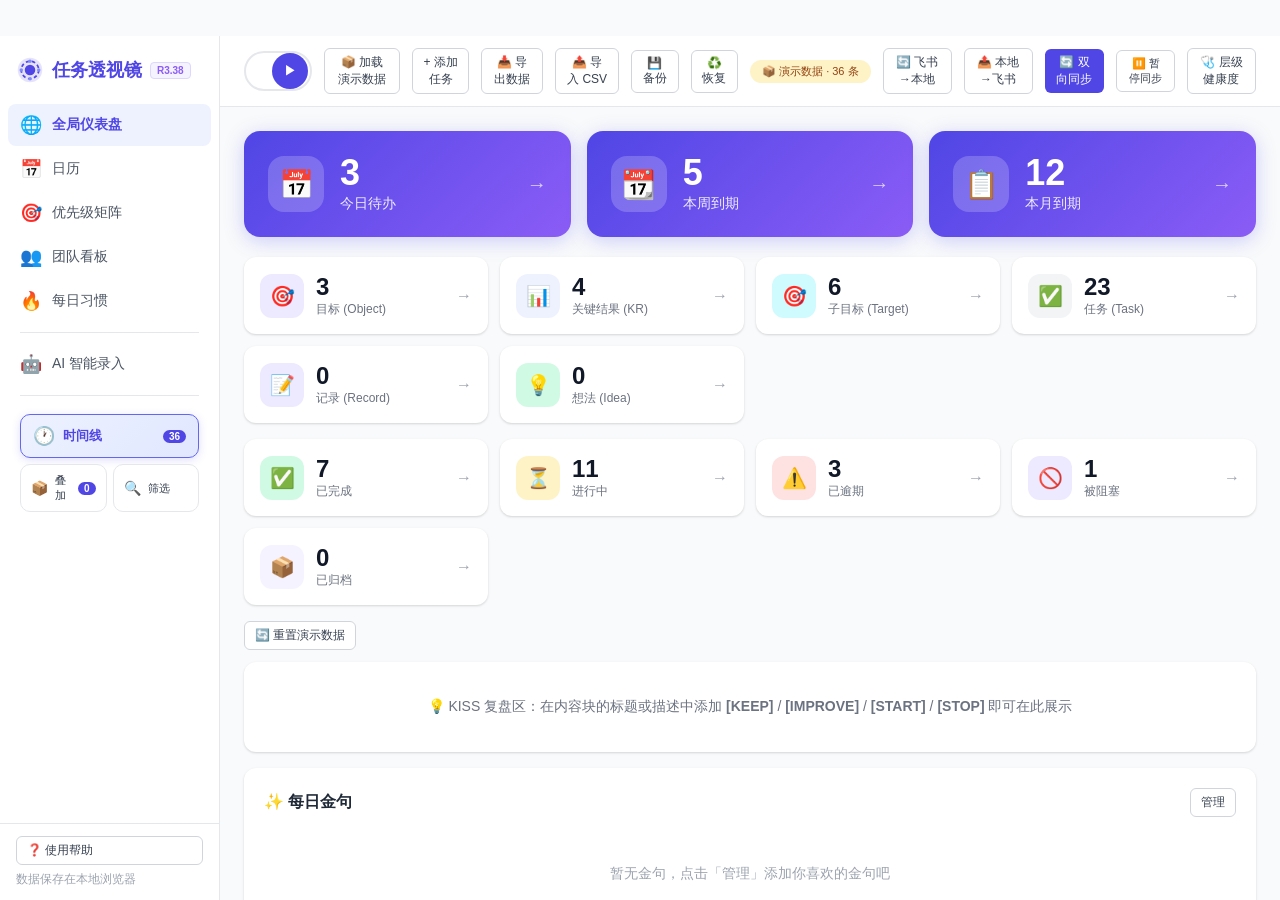
<file: Rev260629_C/index.html>
<!DOCTYPE html>
<html lang="zh-CN">
<head>
<meta charset="UTF-8">
<meta name="viewport" content="width=device-width, initial-scale=1.0">
<title>AI 任务透视镜 — 让项目全局一目了然</title>
<link rel="stylesheet" href="style.css">
</head>

</head>
<body>

<!-- Sidebar -->
<aside class="sidebar">
  <div class="sidebar-header">
    <div class="logo">
      <svg viewBox="0 0 32 32" fill="none"><circle cx="16" cy="16" r="14" fill="#4F46E5" opacity="0.15"/><circle cx="16" cy="16" r="6" fill="#4F46E5"/><circle cx="16" cy="16" r="10" stroke="#4F46E5" stroke-width="2" stroke-dasharray="4 3"/><circle cx="16" cy="6" r="2" fill="#818CF8"/><circle cx="26" cy="16" r="2" fill="#818CF8"/><circle cx="6" cy="16" r="2" fill="#818CF8"/><circle cx="16" cy="26" r="2" fill="#818CF8"/></svg>
      <span>任务透视镜</span>
      <span class="version-badge" id="version-badge" title="点击查看更新记录">R3.38</span>
    </div>
  </div>
  <nav class="sidebar-nav">
    <button class="nav-item active" data-view="dashboard">
      <span class="icon">🌐</span> <span>全局仪表盘</span>
    </button>
    <button class="nav-item" data-view="timeline">
      <span class="icon">📅</span> <span>日历</span>
    </button>
    <button class="nav-item" data-view="matrix">
      <span class="icon">🎯</span> <span>优先级矩阵</span>
    </button>
    <button class="nav-item" data-view="board">
      <span class="icon">👥</span> <span>团队看板</span>
    </button>
    <button class="nav-item" data-view="habits">
      <span class="icon">🔥</span> <span>每日习惯</span>
    </button>
    <div class="nav-divider"></div>
    <button class="nav-item" id="btn-ai-input">
      <span class="icon">🤖</span> <span>AI 智能录入</span>
    </button>
    <div class="nav-divider"></div>
    <div class="quick-actions">
      <button class="quick-action-btn qa-timeline-feature" id="qa-timeline-tl" onclick="quickFilter('timelineTable')" title="时间线表格视图：全部内容块按时间排列（快捷键 2）">
        <span class="qa-icon">🕐</span>
        <span class="qa-text">时间线</span>
        <span class="qa-badge" id="badge-timeline-tl">0</span>
      </button>
      <div class="quick-action-row">
        <button class="quick-action-btn quick-action-half" id="qa-archive-overlay" onclick="quickFilter('archiveOverlay')">
          <span class="qa-icon">📦</span>
          <span class="qa-text">叠加</span>
          <span class="qa-badge" id="badge-archive-overlay">0</span>
        </button>
        <button class="quick-action-btn quick-action-half" id="qa-archive-filter" onclick="quickFilter('archiveFilter')">
          <span class="qa-icon">🔍</span>
          <span class="qa-text">筛选</span>
        </button>
      </div>
    </div>
  </nav>
  <div class="sidebar-footer">
    <button class="btn btn-outline btn-sm" id="btn-help" style="width:100%;margin-bottom:6px;" title="查看使用帮助与快捷键">❓ 使用帮助</button>
    <div>数据保存在本地浏览器</div>
  </div>
</aside>

<!-- Main Content -->
<main class="main">
  <!-- Top Bar -->
  <div class="topbar">
    <div class="ai-input-wrapper">
      <input type="text" class="ai-input" id="quick-ai-input" placeholder="🤖 快速输入：描述你的任务，AI 帮你结构化...（如：下周五前完成Q2汇报PPT，需要先收集各部门数据）">
      <button class="ai-submit" id="btn-quick-ai" title="AI 解析">▶</button>
    </div>
    <button class="btn btn-outline btn-sm" id="btn-load-demo">📦 加载演示数据</button>
    <button class="btn btn-outline btn-sm" id="btn-add-task">+ 添加任务</button>
    <button class="btn btn-outline btn-sm" id="btn-export-csv" title="导出为 CSV 和 TXT 文件保存到本地">📥 导出数据</button>
    <button class="btn btn-outline btn-sm" id="btn-import-csv" title="从本地 CSV 文件导入数据">📤 导入 CSV</button>
    <button class="btn btn-outline btn-sm" id="btn-backup-json" title="导出完整 JSON 备份（任务/习惯/金句/高亮/颜色）">💾 备份</button>
    <button class="btn btn-outline btn-sm" id="btn-restore-json" title="从 JSON 备份文件恢复全部数据（会覆盖当前数据）">♻️ 恢复</button>
    <span class="data-source-badge" id="data-source-badge" title="当前数据来源">📦 演示数据 · 26 条</span>
    <button class="btn btn-outline btn-sm" id="btn-feishu-pull" title="从飞书多维表格拉取数据到本地" onclick="try{syncPullFromFeishu();}catch(e){console.error('pull btn error:',e);alert('同步出错:'+e.message);}">🔄 飞书→本地</button>
    <button class="btn btn-outline btn-sm" id="btn-feishu-push" title="将本地数据推送到飞书多维表格&#10;按住 Shift 点击 = 全量推送（忽略增量跳过）" onclick="try{syncPushToFeishu();}catch(e){console.error('push btn error:',e);alert('同步出错:'+e.message);}">📤 本地→飞书</button>
    <button class="btn btn-primary btn-sm" id="btn-sync-diff" title="双向同步：对比本地与飞书差异，一键同步" onclick="try{showSyncDiff();}catch(e){console.error('sync diff error:',e);alert('同步出错:'+e.message);}">🔄 双向同步</button>
    <button class="btn btn-outline btn-sm" id="btn-sync-pause" title="暂停/恢复同步功能" onclick="toggleSyncPause()" style="font-size:11px;">⏸️ 暂停同步</button>
    <button class="btn btn-outline btn-sm btn-health" id="btn-health-check" title="检查层级与数据完整性问题" onclick="try{showHealthCheck();}catch(e){console.error('health check error:',e);alert('检查出错:'+e.message);}">🩺 层级健康度<span class="health-badge" id="health-badge" style="display:none;">0</span></button>
    <div id="sync-progress" class="sync-progress" style="display:none;">
      <div class="progress-header">
        <span id="progress-status">准备中...</span>
        <button id="progress-close" class="progress-close-btn" onclick="closeProgress()">×</button>
      </div>
      <div class="progress-bar-container">
        <div id="progress-bar" class="progress-bar" style="width:0%"></div>
      </div>
      <div id="progress-message" class="progress-message"></div>
      <div id="progress-logs" class="progress-logs"></div>
    </div>
    <div class="toast-container" id="toast-container"></div>
  </div>

  <!-- Content Area -->
  <div class="content" id="content">
    <!-- Dashboard View -->
    <div class="view-panel active" id="view-dashboard"></div>
    <!-- Timeline View -->
    <div class="view-panel" id="view-timeline"></div>
    <!-- Matrix View -->
    <div class="view-panel" id="view-matrix"></div>
    <!-- Board View -->
    <div class="view-panel" id="view-board"></div>
    <!-- Timeline Table View (all tasks sorted by timestamp desc, exclude archived) -->
    <div class="view-panel" id="view-timeline-table"></div>
    <!-- Habits View -->
    <div class="view-panel" id="view-habits"></div>
    <!-- Files View -->
    <div class="view-panel" id="view-files"></div>
  </div>
</main>

<!-- AI Input Modal -->
<div class="modal-overlay" id="modal-ai" style="display:none;">
  <div class="modal fade-in">
    <div class="modal-header">
      <h3>🤖 AI 智能任务录入</h3>
      <button class="modal-close" id="btn-modal-close">✕</button>
    </div>
    <div class="modal-body">
      <p style="font-size:14px;color:var(--gray-600);margin-bottom:12px;">粘贴你的零散备忘、聊天记录或会议笔记，AI 会自动提取任务、截止日期和依赖关系。</p>
      <textarea id="ai-textarea" placeholder="示例：
1. 下周五前完成Q2业务汇报PPT - 很紧急
2. 汇报前需要先收齐各部门的Q2数据
3. 约王总讨论预算调整方案，不着急
4. 技术方案评审，有三个方案需要对比选择
5. 月度复盘会议纪要整理，这周五完成"></textarea>
      <div class="hint-text">
        💡 AI 会自动识别：时间（截止日期）、优先级（紧急/重要）、依赖关系（需要先...）、分支（方案A/B/C）
      </div>
    </div>
    <div class="modal-footer">
      <button class="btn btn-outline" id="btn-modal-clear">清空</button>
      <button class="btn btn-outline" id="btn-modal-demo">填入示例</button>
      <button class="btn btn-primary" id="btn-modal-parse">✨ AI 智能解析</button>
    </div>
  </div>
</div>

<!-- Add Task Modal -->
<div class="modal-overlay" id="modal-task" style="display:none;">
  <div class="modal modal--task-edit">
    <div class="modal-header">
      <h3 id="modal-task-title">📝 添加任务</h3>
      <button class="modal-close" id="btn-task-close">✕</button>
    </div>
    <div class="modal-breadcrumb" id="modal-breadcrumb" style="display:none;"></div>
    <div class="modal-task-layout">
      <!-- 左侧表单 -->
      <div class="modal-task-form">
        <!-- 分组1: 基本信息 (默认展开) -->
        <div class="task-group open">
          <div class="task-group-header" onclick="this.parentElement.classList.toggle('open')">
            <span class="arrow">▶</span> 基本信息
          </div>
          <div class="task-group-body">
            <div class="form-row full">
              <div class="form-field form-field-full">
                <input type="text" id="task-title" placeholder="任务标题" oninput="updateTaskPreview()">
              </div>
            </div>
            <div class="form-row full">
              <div class="form-field">
                <label>层级类型</label>
                <select id="task-type" onchange="onTypeChange();updateTaskPreview()">
                  <option value="object">🎯 目标 (Object)</option>
                  <option value="kr">📊 关键结果 (KR)</option>
                  <option value="target">🎯 子目标 (Target)</option>
                  <option value="task" selected>✅ 任务 (Task)</option>
                  <option value="record">📝 记录 (Record)</option>
                  <option value="schedule">📅 日程 (Schedule)</option>
                  <option value="idea">💡 想法 (Idea)</option>
                </select>
              </div>
            </div>
            <div class="form-row full">
              <div class="form-field form-field-full">
                <label>所属上级</label>
                <div class="parent-row">
                  <div class="parent-selector" id="parent-selector">
                    <div class="parent-chips" id="parent-chips">
                      <input type="text" class="parent-search-input" id="parent-search" placeholder="🔍 搜索上级任务..." autocomplete="off">
                    </div>
                    <div class="parent-dropdown" id="parent-dropdown"></div>
                  </div>
                  <input type="hidden" id="task-parent" value="">
                  <button type="button" class="btn btn-outline btn-sm btn-quick-parent" onclick="quickCreateParent()" title="快速新建一个上级">➕ 新建</button>
                </div>
              </div>
            </div>
            <div class="form-row">
              <div class="form-field">
                <label>优先级</label>
                <select id="task-priority">
                  <option value="重要紧急">重要紧急</option>
                  <option value="重要不紧急">重要不紧急</option>
                  <option value="紧急不重要" selected>紧急不重要</option>
                  <option value="不紧急不重要">不紧急不重要</option>
                </select>
              </div>
              <div class="form-field">
                <label>状态</label>
                <select id="task-status">
                  <option value="todo">待办</option>
                  <option value="preparing">准备中</option>
                  <option value="progress">进行中</option>
                  <option value="done">已完成</option>
                  <option value="blocked">阻塞</option>
                  <option value="cancel">已取消</option>
                  <option value="archived">已归档</option>
                </select>
              </div>
            </div>
            <div class="form-row full">
              <div class="form-field form-field-full">
                <label>进度 (%)</label>
                <div class="progress-row">
                  <input type="range" id="task-progress-slider" min="0" max="100" value="0" oninput="document.getElementById('task-progress').value=this.value;updateTaskPreview()">
                  <input type="number" id="task-progress" min="0" max="100" value="0" oninput="document.getElementById('task-progress-slider').value=this.value;updateTaskPreview()">
                </div>
              </div>
            </div>
            <div class="form-row">
              <div class="form-field">
                <label>时间戳（创建）</label>
                <input type="text" id="task-timestamp" readonly style="background:var(--gray-50);color:var(--gray-500);font-family:monospace;font-size:14px;letter-spacing:0.5px;">
              </div>
              <div class="form-field">
                <label>完成时间</label>
                <input type="text" id="task-completedat" readonly style="background:var(--gray-50);color:var(--gray-500);font-family:monospace;font-size:14px;letter-spacing:0.5px;" placeholder="未完成">
              </div>
            </div>
          </div>
        </div>

        <!-- 分组2: 时间依赖 (默认展开) -->
        <div class="task-group open task-group-time">
          <div class="task-group-header" onclick="this.parentElement.classList.toggle('open')">
            <span class="arrow">▶</span> 时间与依赖
          </div>
          <div class="task-group-body">
            <div class="form-row">
              <div class="form-field">
                <label>截止日期</label>
                <input type="date" id="task-deadline" onchange="syncRecurringDates('deadline')">
              </div>
              <div class="form-field">
                <label>开始时间</label>
                <input type="date" id="task-startdate" onchange="syncRecurringDates('startDate')">
              </div>
            </div>
            <div id="recurring-batch-bar" class="recurring-batch-bar" style="display:none;"></div>
            <div class="form-row full" id="recurring-toggle-row">
              <div class="form-field form-field-full" style="display:flex;align-items:center;gap:8px;">
                <input type="checkbox" id="task-recurring" onchange="toggleRecurringUI()">
                <label for="task-recurring" style="margin:0;cursor:pointer;font-weight:600;">🔁 周期任务（开始=截止，多次日期）</label>
              </div>
            </div>
            <div id="recurring-panel" style="display:none;">
              <div class="form-row full">
                <div class="form-field form-field-full">
                  <label>重复频率（选好后点「按规则生成」才会自动生成日期）</label>
                  <select id="recur-freq" onchange="_syncRecurFreqUI()" style="max-width:140px;">
                    <option value="daily">每天</option>
                    <option value="weekly">每周</option>
                    <option value="monthly">每月</option>
                  </select>
                  <span id="recur-weekdays" style="display:none;margin-left:10px;vertical-align:middle;">
                    <label style="font-weight:400;margin-right:4px;">选择星期：</label>
                    <input type="checkbox" class="recur-wd" value="1"><label style="font-weight:400;margin:0 4px 0 2px;">一</label>
                    <input type="checkbox" class="recur-wd" value="2"><label style="font-weight:400;margin:0 4px 0 2px;">二</label>
                    <input type="checkbox" class="recur-wd" value="3"><label style="font-weight:400;margin:0 4px 0 2px;">三</label>
                    <input type="checkbox" class="recur-wd" value="4"><label style="font-weight:400;margin:0 4px 0 2px;">四</label>
                    <input type="checkbox" class="recur-wd" value="5"><label style="font-weight:400;margin:0 4px 0 2px;">五</label>
                    <input type="checkbox" class="recur-wd" value="6"><label style="font-weight:400;margin:0 4px 0 2px;">六</label>
                    <input type="checkbox" class="recur-wd" value="7"><label style="font-weight:400;margin:0 4px 0 2px;">日</label>
                  </span>
                  <span id="recur-dayofmonth" style="display:none;margin-left:10px;vertical-align:middle;">
                    <label style="font-weight:400;margin-right:4px;">每月</label>
                    <select id="recur-dom" style="max-width:80px;">
                      <option value="1">1号</option><option value="2">2号</option><option value="3">3号</option><option value="4">4号</option><option value="5">5号</option><option value="6">6号</option><option value="7">7号</option><option value="8">8号</option><option value="9">9号</option><option value="10">10号</option><option value="11">11号</option><option value="12">12号</option><option value="13">13号</option><option value="14">14号</option><option value="15">15号</option><option value="16">16号</option><option value="17">17号</option><option value="18">18号</option><option value="19">19号</option><option value="20">20号</option><option value="21">21号</option><option value="22">22号</option><option value="23">23号</option><option value="24">24号</option><option value="25">25号</option><option value="26">26号</option><option value="27">27号</option><option value="28">28号</option><option value="29">29号</option><option value="30">30号</option><option value="31">31号</option>
                    </select>
                  </span>
                  <button type="button" class="btn btn-outline btn-sm" onclick="_applyRecurRule()" title="按当前频率规则自动勾选日期（仍可在日历上手动增删）">⚡ 按规则生成</button>
                </div>
              </div>
              <div class="form-row full">
                <div class="form-field form-field-full">
                  <label>📆 点选日期（点击日历勾选/取消，紫色=规则生成，浅色=手动添加）</label>
                  <div id="recur-minical"></div>
                  <div id="recur-chips"></div>
                </div>
              </div>
            </div>
            <div class="form-row full">
              <div class="form-field form-field-full">
                <label>依赖任务（前置任务，可搜索添加，点击 × 移除）</label>
                <div class="dep-selector" id="dep-selector">
                  <div class="dep-chips" id="dep-chips">
                    <input type="text" class="dep-search-input" id="dep-search" placeholder="🔍 搜索并添加依赖任务..." autocomplete="off">
                  </div>
                  <div class="dep-dropdown" id="dep-dropdown"></div>
                </div>
                <div class="dep-hint" id="dep-hint"></div>
              </div>
            </div>
            <div class="form-row full">
              <div class="form-field form-field-full">
                <div style="display:flex;align-items:center;justify-content:space-between;gap:8px;">
                  <label style="margin:0;">后置任务（完成后才能开始的任务，点击 × 移除）</label>
                  <button type="button" class="dep-create-btn" id="btn-quick-create-next" title="打开新建任务窗口，自动填入当前任务为前置、开始时间为前置截止日期">＋ 新建</button>
                </div>
                <div class="dep-selector" id="next-selector">
                  <div class="dep-chips" id="next-chips">
                    <input type="text" class="dep-search-input" id="next-search" placeholder="🔍 搜索并添加后置任务..." autocomplete="off">
                  </div>
                  <div class="dep-dropdown" id="next-dropdown"></div>
                </div>
                <div class="dep-hint" id="next-hint"></div>
              </div>
            </div>
          </div>
        </div>

        <!-- 分组3: 标签附件 (默认展开) -->
        <div class="task-group open task-group-tags">
          <div class="task-group-header" onclick="this.parentElement.classList.toggle('open')">
            <span class="arrow">▶</span> 标签与附件
          </div>
          <div class="task-group-body">
            <div class="form-row">
              <div class="form-field">
                <label>标签/分类</label>
                <input type="text" id="task-tag" placeholder="如: 汇报, 技术, 管理">
              </div>
              <div class="form-field">
                <label>负责人</label>
                <input type="text" id="task-assignee" placeholder="如: 张三">
              </div>
            </div>
            <div class="form-row full">
              <div class="form-field form-field-full">
                <label>相关文件或网络链接</label>
                <div class="file-selector" id="file-selector">
                  <div class="file-chips" id="file-chips">
                    <input type="text" class="file-search-input" id="file-search"
                           placeholder="搜索文件管理系统中的文件..." autocomplete="off">
                  </div>
                  <div class="file-dropdown" id="file-dropdown" style="display:none;"></div>
                  <div class="file-link-form">
                    <input type="text" id="file-link-url" placeholder="粘贴 http:// 或 https:// 网络链接">
                    <input type="text" id="file-link-name" placeholder="显示名称（可选）">
                    <button type="button" class="btn btn-outline btn-sm" id="btn-add-file-link">添加链接</button>
                  </div>
                  <div class="form-hint" id="file-hint" style="margin-top:4px;font-size:11px;color:var(--gray-500);">
                    未添加相关文件。可搜索本地文件，也可粘贴网络链接。
                  </div>
                </div>
              </div>
            </div>
            <div class="form-row full">
              <div class="form-field form-field-full" style="display:flex;gap:24px;align-items:center;flex-wrap:wrap;">
                <label style="display:flex;align-items:center;gap:6px;cursor:pointer;user-select:none;font-size:13px;color:var(--gray-700);">
                  <input type="checkbox" id="task-milestone" style="width:16px;height:16px;cursor:pointer;">
                  设为里程碑（时间线中高亮显示）
                </label>
                <label style="display:flex;align-items:center;gap:6px;cursor:pointer;user-select:none;font-size:13px;color:var(--gray-700);">
                  <input type="checkbox" id="task-archived" style="width:16px;height:16px;cursor:pointer;">
                  已归档（不进入日常视图）
                </label>
              </div>
            </div>
          </div>
        </div>

        <!-- 描述 (始终可见) -->
        <div class="form-row full" style="margin-top:12px;">
          <div class="form-field form-field-full">
            <label>描述</label>
            <textarea id="task-desc" rows="3" placeholder="详细描述..."></textarea>
          </div>
        </div>
      </div>

      <!-- 右侧预览面板 -->
      <div class="modal-task-preview">
        <div class="preview-section">
          <h4>任务位置</h4>
          <div class="preview-tree" id="preview-tree-content">
            <div style="font-size:11px;color:var(--gray-400);">请输入标题</div>
          </div>
        </div>
        <div class="preview-section" id="preview-siblings-section" style="display:none;">
          <h4>同级节点</h4>
          <div class="preview-siblings" id="preview-siblings-content"></div>
        </div>
        <div class="preview-section">
          <h4>依赖关系</h4>
          <div class="preview-deps" id="preview-deps-content">
            <div style="font-size:11px;color:var(--gray-400);">无依赖关系</div>
          </div>
        </div>
        <div class="preview-section">
          <h4>进度</h4>
          <div class="preview-progress-bar">
            <div class="fill" id="preview-progress-fill" style="width:0%"></div>
          </div>
          <div class="preview-progress-text" id="preview-progress-text">0%</div>
        </div>
      </div>
    </div>
    <div class="modal-footer">
      <button class="btn btn-outline" id="btn-task-delete" style="display:none;margin-right:auto;">🗑 删除</button>
      <button class="btn btn-outline" id="btn-task-cancel">取消</button>
      <button class="btn btn-primary" id="btn-task-save">💾 保存</button>
    </div>
  </div>
</div>

<!-- Tooltip -->
<div class="tooltip" id="tooltip" style="display:none;"></div>
<div class="ctx-menu" id="ctx-menu"></div>

<!-- Quotes Management Modal -->
<div class="modal-overlay" id="modal-quotes" style="display:none;">
  <div class="modal modal--quotes fade-in">
    <div class="modal-header">
      <h3>✨ 金句管理</h3>
      <button class="modal-close" onclick="closeQuotesModal()">✕</button>
    </div>
    <div class="modal-body" id="quotes-mgmt-body"></div>
  </div>
</div>

<!-- Changelog Modal -->
<div class="modal-overlay" id="modal-changelog" style="display:none;">
  <div class="modal modal--changelog fade-in">
    <div class="modal-header">
      <h3>📜 更新记录</h3>
      <button class="modal-close" id="btn-changelog-close">✕</button>
    </div>
    <div class="modal-body" id="changelog-body">
      <div class="changelog-loading">加载中...</div>
    </div>
  </div>
</div>

<!-- 使用帮助弹窗（R3.25） -->
<div class="modal-overlay" id="modal-help" style="display:none;">
  <div class="modal modal--help fade-in">
    <div class="modal-header">
      <h3>❓ 使用帮助</h3>
      <button class="modal-close" id="btn-help-close">✕</button>
    </div>
    <div class="modal-body" id="help-body">
      <div class="changelog-loading">加载中...</div>
    </div>
  </div>
</div>

<!-- 层级健康度检查面板（R2.7） -->
<div class="modal-overlay" id="modal-health" style="display:none;">
  <div class="modal modal--health fade-in">
    <div class="modal-header">
      <h3>🩺 层级健康度检查</h3>
      <button class="modal-close" id="btn-health-close">✕</button>
    </div>
    <div class="modal-body" id="health-body"></div>
    <div class="health-footer">
      <span class="health-count" id="health-selected-count">已选 0 项</span>
      <button class="btn btn-outline btn-sm" id="btn-health-undo" style="display:none;">↩ 撤销上次修复</button>
      <button class="btn btn-primary btn-sm" id="btn-health-fix" disabled>修复选中项</button>
    </div>
  </div>
</div>

<script src="app.js"></script>
</body>
</html>
</file>
<file: Rev260629_C/style.css>
:root {
  --primary: #4F46E5;
  --primary-light: #6366F1;
  --primary-bg: #EEF2FF;
  --danger: #EF4444;
  --warning: #F59E0B;
  --success: #10B981;
  --gray-50: #F9FAFB;
  --gray-100: #F3F4F6;
  --gray-200: #E5E7EB;
  --gray-300: #D1D5DB;
  --gray-400: #9CA3AF;
  --gray-500: #6B7280;
  --gray-600: #4B5563;
  --gray-700: #374151;
  --gray-800: #1F2937;
  --gray-900: #111827;
  --radius: 12px;
  --shadow: 0 1px 3px rgba(0,0,0,.1), 0 1px 2px rgba(0,0,0,.06);
  --shadow-lg: 0 10px 25px rgba(0,0,0,.1), 0 4px 10px rgba(0,0,0,.05);
  --transition: 0.2s cubic-bezier(0.4, 0, 0.2, 1);
}
* { margin:0; padding:0; box-sizing:border-box; }
body { font-family: -apple-system, BlinkMacSystemFont, 'Segoe UI', 'PingFang SC', 'Microsoft YaHei', sans-serif; background: var(--gray-50); color: var(--gray-800); display:flex; height:100vh; overflow:hidden; padding-top: 36px; }
/* Sidebar */
.sidebar {
  width: 220px; background: white; border-right: 1px solid var(--gray-200); display:flex; flex-direction:column; flex-shrink:0;
  height: 100%; overflow: hidden;
}
/* header 与 footer 不参与收缩，永远可见 */
.sidebar-header { padding: 20px 16px 12px; flex-shrink:0; }
.sidebar-header .logo { font-size: 18px; font-weight: 800; color: var(--primary); display:flex; align-items:center; gap:8px; }
.sidebar-header .logo svg { width: 28px; height: 28px; }
.version-badge { font-size: 10px; font-weight: 600; color: #8B5CF6; background: #F5F3FF; padding: 2px 6px; border-radius: 4px; border: 1px solid #DDD6FE; cursor: pointer; transition: all 0.15s; }
.version-badge:hover { background: #EDE9FE; border-color: #C4B5FD; transform: scale(1.05); }
/* flex 子项必须显式 min-height:0 才能真正收缩，否则 overflow-y 不生效 */
/* overflow-x:hidden 防止 .quick-action-btn:hover 的 translateX(4px) 触发横向滚动条 */
.sidebar-nav { flex:1; min-height:0; overflow-y:auto; overflow-x:hidden; padding: 8px; display:flex; flex-direction:column; gap:2px; }
.nav-item {
  display:flex; align-items:center; gap:10px; padding: 10px 12px; border-radius: 8px; cursor:pointer; font-size: 14px; color: var(--gray-600); transition: var(--transition); border:none; background:none; width:100%; text-align:left; flex-shrink:0;
}
.nav-item:hover { background: var(--gray-100); color: var(--gray-800); }
.nav-item.active { background: var(--primary-bg); color: var(--primary); font-weight:600; }
.nav-item .icon { font-size: 18px; width: 22px; text-align:center; }
.nav-item .badge { margin-left:auto; background: var(--danger); color:white; font-size:11px; padding:2px 7px; border-radius:10px; font-weight:600; }
.nav-divider { height:1px; background:var(--gray-200); margin:8px 12px; flex-shrink:0; }
.quick-actions { padding:8px 12px; display:flex; flex-direction:column; gap:6px; flex-shrink:0; }
.quick-action-btn { display:flex; align-items:center; gap:8px; padding:10px 12px; background:white; border:1px solid var(--gray-200); border-radius:10px; cursor:pointer; transition:all 0.2s; }
.quick-action-btn:hover { background:var(--primary-50); border-color:var(--primary-200); transform:translateX(4px); }
.quick-action-btn:active { transform:translateX(2px); }
.quick-action-btn.active { background:var(--primary); border-color:var(--primary); box-shadow:0 4px 12px rgba(99, 102, 241, 0.3); }
.quick-action-btn.active .qa-text { color:white; }
.quick-action-btn.active .qa-badge { background:white; color:var(--primary); }
.qa-icon { font-size:16px; width:20px; text-align:center; }
.qa-text { flex:1; text-align:left; font-size:12px; color:var(--gray-700); font-weight:500; }
.qa-badge { background:var(--primary); color:white; font-size:10px; padding:1px 6px; border-radius:8px; font-weight:600; }

/* R3.38：「时间线」入口按钮醒目化——未激活也用淡紫渐变底+主题色描边，在白底按钮群里一眼可见 */
.quick-action-btn.qa-timeline-feature {
  background: linear-gradient(135deg, #EEF2FF 0%, #E0E7FF 100%);
  border: 1.5px solid var(--primary-light);
  box-shadow: 0 2px 8px rgba(79, 70, 229, 0.18);
}
.quick-action-btn.qa-timeline-feature .qa-icon { font-size: 18px; width: 22px; }
.quick-action-btn.qa-timeline-feature .qa-text { color: var(--primary); font-weight: 700; font-size: 13px; }
.quick-action-btn.qa-timeline-feature .qa-badge { background: var(--primary); color: #fff; }
.quick-action-btn.qa-timeline-feature:hover {
  background: linear-gradient(135deg, #E0E7FF 0%, #C7D2FE 100%);
  border-color: var(--primary);
  transform: translateX(4px);
  box-shadow: 0 4px 14px rgba(79, 70, 229, 0.28);
}
/* 激活态：实心主题色渐变 + 强阴影（覆盖未激活的淡紫样式） */
.quick-action-btn.qa-timeline-feature.active {
  background: linear-gradient(135deg, var(--primary-light) 0%, var(--primary) 100%);
  border-color: var(--primary);
  box-shadow: 0 6px 18px rgba(79, 70, 229, 0.45);
}
.quick-action-btn.qa-timeline-feature.active .qa-text { color: #fff; }
.quick-action-btn.qa-timeline-feature.active .qa-icon { filter: brightness(1.1); }
.quick-action-btn.qa-timeline-feature.active .qa-badge { background: #fff; color: var(--primary); }
.quick-action-row { display:flex; gap:6px; }
.quick-action-half { flex:1; padding:8px 10px; font-size:11px; }
.quick-action-half .qa-text { font-size:11px; }
.quick-action-half .qa-icon { font-size:14px; width:16px; }
.sidebar-footer { padding:12px 16px; border-top:1px solid var(--gray-200); font-size:12px; color: var(--gray-400); flex-shrink:0; }
/* Main */
.main { flex:1; display:flex; flex-direction:column; overflow:hidden; }
.topbar {
  background: white; padding: 12px 24px; border-bottom: 1px solid var(--gray-200); display:flex; align-items:center; gap:12px; flex-shrink:0;
}
.ai-input-wrapper { flex:1; position:relative; }
.ai-input {
  width:100%; padding: 10px 48px 10px 16px; border: 2px solid var(--gray-200); border-radius: 24px; font-size:14px; outline:none; transition: var(--transition); font-family: inherit;
}
.ai-input:focus { border-color: var(--primary); box-shadow: 0 0 0 3px var(--primary-bg); }
.ai-submit {
  position:absolute; right:4px; top:50%; transform:translateY(-50%); background: var(--primary); color:white; border:none; width:36px; height:36px; border-radius:50%; cursor:pointer; display:flex; align-items:center; justify-content:center; transition: var(--transition);
}
.ai-submit:hover { background: var(--primary-light); transform: translateY(-50%) scale(1.05); }
.btn { padding: 8px 16px; border-radius: 8px; border:none; cursor:pointer; font-size:13px; font-weight:500; transition: var(--transition); font-family:inherit; display:flex; align-items:center; gap:6px; }
.btn-primary { background: var(--primary); color:white; }
.btn-primary:hover { background: var(--primary-light); }
.btn-outline { background:white; border:1px solid var(--gray-300); color:var(--gray-700); }
.btn-outline:hover { background:var(--gray-100); }
.btn-sm { padding: 5px 10px; font-size:12px; border-radius:6px; }
.btn:disabled { opacity: .35; cursor: not-allowed; pointer-events: none; }
.data-source-badge {
  padding: 4px 12px; font-size:11px; border-radius:20px;
  background: var(--gray-100); color: var(--gray-600);
  white-space: nowrap; font-weight: 500;
}
.data-source-badge.csv { background: #DCFCE7; color: #166534; }
.data-source-badge.demo { background: #FEF3C7; color: #92400E; }
.data-source-badge.manual { background: var(--gray-100); color: var(--gray-600); }
.btn-danger { color: var(--danger); border-color: var(--danger); background: #FEF2F2; }
.btn-danger:hover { background: #FEE2E2; }
/* Toast notification */
.toast-container { position:fixed; top:20px; left:50%; transform:translateX(-50%); z-index:9999; display:flex; flex-direction:column; gap:8px; pointer-events:none; }
.toast { padding:12px 20px; border-radius:10px; font-size:13px; font-weight:600; box-shadow:0 8px 30px rgba(0,0,0,.18); animation:toastIn 0.35s ease-out, toastOut 0.35s ease-in 3s forwards; pointer-events:auto; max-width:480px; text-align:center; white-space:pre-line; }
.toast.success { background:#DCFCE7; color:#166534; border:1.5px solid #86EFAC; }
.toast.error { background:#FEE2E2; color:#991B1B; border:1.5px solid #FCA5A5; }
.toast.warn { background:#FEF3C7; color:#92400E; border:1.5px solid #FCD34D; }
@keyframes toastIn { 0%{opacity:0;transform:translateY(-20px);} 100%{opacity:1;transform:translateY(0);} }
@keyframes toastOut { 0%{opacity:1;transform:translateY(0);} 100%{opacity:0;transform:translateY(-12px);} }
/* Badge flash */
@keyframes badgeFlash { 0%,100%{box-shadow:0 0 0 0 rgba(22,101,52,.4);} 50%{box-shadow:0 0 0 8px rgba(22,101,52,0);} }
.data-source-badge.flash { animation: badgeFlash 0.6s ease-out 3; }
.content { flex:1; overflow-y:auto; padding:24px; }
.view-panel { display:none; }
.view-panel.active { display:block; }
/* Cards */
.card { background:white; border-radius: var(--radius); box-shadow: var(--shadow); padding: 20px; margin-bottom: 16px; }
.card-header { display:flex; align-items:center; justify-content:space-between; margin-bottom:16px; }
.card-title { font-size: 16px; font-weight: 700; color: var(--gray-800); }
/* Task List */
.task-table { width:100%; border-collapse:collapse; }
.task-table th { text-align:left; padding:10px 12px; font-size:12px; text-transform:uppercase; color:var(--gray-500); border-bottom:2px solid var(--gray-200); font-weight:600; }
.task-table td { padding:10px 12px; border-bottom:1px solid var(--gray-100); font-size:14px; }
.task-table tr:hover td { background: #E8F4FD; box-shadow: inset 0 0 0 2px #93C5FD; }
.task-table tr { transition: all 0.15s; }
.priority-tag { display:inline-block; padding:2px 10px; border-radius:12px; font-size:12px; font-weight:600; }
.priority-重要紧急 { background:#FEE2E2; color:#DC2626; }
.priority-重要不紧急 { background:#FEF3C7; color:#D97706; }
.priority-紧急不重要 { background:#DBEAFE; color:#2563EB; }
.priority-不紧急不重要 { background:#F3F4F6; color:#6B7280; }
.status-tag { display:inline-block; padding:2px 10px; border-radius:12px; font-size:12px; font-weight:600; cursor:pointer; transition: all 0.15s; }
.status-tag:hover { filter: brightness(0.9); transform: scale(1.05); }
.status-todo { background:#F3F4F6; color:#6B7280; }
.status-preparing { background:#FEF3C7; color:#D97706; }
.status-progress { background:#DBEAFE; color:#2563EB; }
.status-done { background:#D1FAE5; color:#059669; }
.status-blocked { background:#FEE2E2; color:#DC2626; }
.status-cancel { background:#F3F4F6; color:#9CA3AF; text-decoration:line-through; }
.progress-bar { width:80px; height:6px; background:var(--gray-200); border-radius:3px; overflow:hidden; display:inline-block; vertical-align:middle; }
.progress-fill { height:100%; background:var(--primary); border-radius:3px; transition: width 0.3s; }
/* Progress Ring */
.progress-ring-container:hover .progress-ring-fill { filter: brightness(1.1); }
.progress-ring-container:hover { transform: scale(1.05); transition: transform 0.15s; }
.progress-ring-fill { transition: stroke-dasharray 0.3s, stroke 0.3s; }
.progress-ring-container.locked { opacity: 0.8; }
.progress-ring-container.locked:hover { transform: none; }
@keyframes donePulse {
  0%, 100% { box-shadow: 0 0 0 0 rgba(5, 150, 105, 0.3); }
  50% { box-shadow: 0 0 0 4px rgba(5, 150, 105, 0); }
}
.progress-ring-container.done-state { animation: donePulse 3s infinite; border-radius: 50%; padding: 2px; }
/* Action Cards */
.action-cards { display:grid; grid-template-columns:repeat(auto-fit, minmax(280px, 1fr)); gap:16px; margin-bottom:20px; }
.action-card { 
  background:linear-gradient(135deg, var(--primary) 0%, #8B5CF6 100%); 
  border-radius:16px; 
  padding:24px; 
  display:flex; 
  align-items:center; 
  gap:16px; 
  cursor:pointer; 
  transition: all 0.3s; 
  position:relative; 
  box-shadow: 0 4px 20px rgba(99, 102, 241, 0.3);
}
.action-card:hover { 
  transform: translateY(-4px); 
  box-shadow: 0 8px 30px rgba(99, 102, 241, 0.4); 
}
.action-icon { 
  width:56px; 
  height:56px; 
  background:rgba(255,255,255,0.2); 
  border-radius:16px; 
  display:flex; 
  align-items:center; 
  justify-content:center; 
  font-size:28px; 
  flex-shrink:0;
}
.action-info { flex:1; }
.action-count { 
  font-size:36px; 
  font-weight:800; 
  color:white; 
  line-height:1; 
}
.action-label { 
  font-size:14px; 
  color:rgba(255,255,255,0.9); 
  margin-top:4px; 
}
.action-arrow { 
  font-size:20px; 
  color:rgba(255,255,255,0.7); 
  transition: all 0.2s; 
}
.action-card:hover .action-arrow { 
  color:white; 
  transform: translateX(6px); 
}
/* Stats Grid */
.stats-grid { display:grid; grid-template-columns:repeat(auto-fit, minmax(200px, 1fr)); gap:12px; margin-bottom:16px; }
.stat-card { background:white; border-radius:var(--radius); box-shadow:var(--shadow); padding:16px; display:flex; align-items:center; gap:12px; cursor:pointer; transition: all 0.2s; position:relative; }
.stat-card:hover { transform: translateY(-2px); box-shadow: 0 8px 24px rgba(0,0,0,0.1); border: 1px solid var(--primary); }
.stat-icon { width:44px; height:44px; border-radius:12px; display:flex; align-items:center; justify-content:center; font-size:20px; }
.stat-icon.blue { background:var(--primary-bg); color:var(--primary); }
.stat-icon.red { background:#FEE2E2; color:#DC2626; }
.stat-icon.green { background:#D1FAE5; color:#059669; }
.stat-icon.amber { background:#FEF3C7; color:#D97706; }
.stat-icon.purple { background:#EDE9FE; color:#7C3AED; }
.stat-icon.cyan { background:#CFFAFE; color:#0891B2; }
.stat-icon.gray { background:#F3F4F6; color:#6B7280; }
.stat-icon.indigo { background:#F5F3FF; color:#7C3AED; }
.stat-value { font-size:24px; font-weight:800; color:var(--gray-900); }
.stat-label { font-size:12px; color:var(--gray-500); }
.stat-arrow { position:absolute; right:16px; font-size:16px; color:var(--gray-400); transition: all 0.2s; }
.stat-card:hover .stat-arrow { color:var(--primary); transform: translateX(4px); }
/* Priority Matrix */
.matrix-container { display:grid; grid-template-columns:1fr 1fr; grid-template-rows:1fr 1fr; gap:12px; height:500px; }
.matrix-quadrant {
  border: 2px solid var(--gray-200); border-radius: var(--radius); padding: 16px; position:relative; overflow-y:auto;
}
.matrix-quadrant h3 { font-size:13px; font-weight:700; margin-bottom:10px; }
.matrix-quadrant.q1 { border-color:#FCA5A5; background:#FEF2F2; }
.matrix-quadrant.q2 { border-color:#93C5FD; background:#EFF6FF; }
.matrix-quadrant.q3 { border-color:#FCD34D; background:#FFFBEB; }
.matrix-quadrant.q4 { border-color:#A7F3D0; background:#ECFDF5; }
.matrix-item { background:white; border-radius:6px; padding:8px 10px; margin-bottom:6px; font-size:13px; box-shadow:var(--shadow); cursor:pointer; }
.matrix-item .mi-title { font-weight:600; }
.matrix-item .mi-deadline { font-size:11px; color:var(--gray-500); }
.matrix-labels { display:flex; justify-content:space-between; padding:0 10px; }
.matrix-labels span { font-size:11px; color:var(--gray-400); font-weight:600; }
.matrix-y-labels { display:flex; flex-direction:column; justify-content:space-around; padding:0 4px; }
.matrix-y-labels span { font-size:11px; color:var(--gray-400); font-weight:600; writing-mode:vertical-lr; }
.tag-filter-bar { padding: 8px 16px; display: flex; gap: 8px; flex-wrap: wrap; align-items: center; border-bottom: 1px solid var(--gray-100); }
.tag-btn { padding: 5px 14px; border-radius: 18px; font-size: 13px; border: 2px solid var(--gray-200); background: #fff; color: var(--gray-400); cursor: pointer; transition: background-color .2s, border-color .2s, color .2s, box-shadow .2s; font-weight: 600; white-space: nowrap; }
.tag-btn:hover { border-color: var(--gray-400); color: var(--gray-700); }

/* 选中态强醒目动画：box-shadow 大幅扩散 + brightness 过冲 + 文字霓虹光晕，均不改变布局尺寸 */
@keyframes tl-glow-pulse {
  0%, 100% { box-shadow: 0 0 0 0 rgba(255,255,255,0), 0 2px 10px rgba(0,0,0,.25); filter: brightness(1); }
  50% { box-shadow: 0 0 0 6px rgba(255,255,255,.5), 0 4px 22px rgba(0,0,0,.35); filter: brightness(1.25); }
}
.tag-btn.active {
  color: #fff; border-color: transparent; font-weight: 600;
  animation: tl-glow-pulse 1.2s ease-in-out infinite;
  text-shadow: 0 0 6px rgba(255,255,255,.5);
}

/* 日期档位选中：亮蓝（已逾期 tl-btn-overdue 除外，它用警示红） */
.tl-table-filter-bar .tag-btn.active:not([class*="type-"]):not(.entity-btn):not(.reset-btn):not(.tl-btn-overdue) {
  background: #2563EB; border-color: #1D4ED8;
  animation-name: tl-glow-blue;
}
@keyframes tl-glow-blue {
  0%, 100% { box-shadow: 0 0 0 0 rgba(37,99,235,0), 0 2px 10px rgba(37,99,235,.4); filter: brightness(1); }
  50% { box-shadow: 0 0 0 10px rgba(37,99,235,.35), 0 4px 28px rgba(37,99,235,.65); filter: brightness(1.35); }
}

/* 类型档位选中各色 */
.tag-btn.type-object.active { background: #7C3AED; border-color: #6D28D9; animation-name: tl-glow-purple; }
.tag-btn.type-kr.active { background: #2563EB; border-color: #1D4ED8; animation-name: tl-glow-blue; }
.tag-btn.type-target.active { background: #0891B2; border-color: #0E7490; animation-name: tl-glow-cyan; }
.tag-btn.type-task.active { background: #4B5563; border-color: #374151; animation-name: tl-glow-gray; }
.tag-btn.type-record.active { background: #7C3AED; border-color: #6D28D9; animation-name: tl-glow-purple; }
.tag-btn.type-schedule.active { background: #D97706; border-color: #B45309; animation-name: tl-glow-amber; }
.tag-btn.type-idea.active { background: #059669; border-color: #047857; animation-name: tl-glow-green; }
.tag-btn.type-done.active { background: #16A34A; border-color: #15803D; animation-name: tl-glow-done; }

/* 已逾期警示色：未选中即浅红警示，选中实心红 + 红色呼吸发光 */
.tag-btn.tl-btn-overdue {
  background: #FEF2F2; border-color: #FCA5A5; color: #DC2626; font-weight: 600;
}
.tag-btn.tl-btn-overdue:hover { background: #FEE2E2; border-color: #F87171; }
.tag-btn.tl-btn-overdue.active {
  background: #DC2626; border-color: #B91C1C; color: #fff;
  animation-name: tl-glow-red;
}

@keyframes tl-glow-purple {
  0%, 100% { box-shadow: 0 0 0 0 rgba(124,58,237,0), 0 2px 10px rgba(124,58,237,.4); filter: brightness(1); }
  50% { box-shadow: 0 0 0 10px rgba(124,58,237,.35), 0 4px 28px rgba(124,58,237,.65); filter: brightness(1.35); }
}
@keyframes tl-glow-cyan {
  0%, 100% { box-shadow: 0 0 0 0 rgba(8,145,178,0), 0 2px 10px rgba(8,145,178,.4); filter: brightness(1); }
  50% { box-shadow: 0 0 0 10px rgba(8,145,178,.35), 0 4px 28px rgba(8,145,178,.65); filter: brightness(1.35); }
}
@keyframes tl-glow-gray {
  0%, 100% { box-shadow: 0 0 0 0 rgba(75,85,99,0), 0 2px 10px rgba(75,85,99,.3); filter: brightness(1); }
  50% { box-shadow: 0 0 0 10px rgba(75,85,99,.3), 0 4px 24px rgba(75,85,99,.55); filter: brightness(1.3); }
}
@keyframes tl-glow-amber {
  0%, 100% { box-shadow: 0 0 0 0 rgba(217,119,6,0), 0 2px 10px rgba(217,119,6,.4); filter: brightness(1); }
  50% { box-shadow: 0 0 0 10px rgba(217,119,6,.35), 0 4px 28px rgba(217,119,6,.65); filter: brightness(1.35); }
}
@keyframes tl-glow-green {
  0%, 100% { box-shadow: 0 0 0 0 rgba(5,150,105,0), 0 2px 10px rgba(5,150,105,.4); filter: brightness(1); }
  50% { box-shadow: 0 0 0 10px rgba(5,150,105,.35), 0 4px 28px rgba(5,150,105,.65); filter: brightness(1.35); }
}
@keyframes tl-glow-done {
  0%, 100% { box-shadow: 0 0 0 0 rgba(22,163,74,0), 0 2px 10px rgba(22,163,74,.4); filter: brightness(1); }
  50% { box-shadow: 0 0 0 10px rgba(22,163,74,.4), 0 4px 28px rgba(22,163,74,.7); filter: brightness(1.4); }
}
@keyframes tl-glow-red {
  0%, 100% { box-shadow: 0 0 0 0 rgba(220,38,38,0), 0 2px 10px rgba(220,38,38,.45); filter: brightness(1); }
  50% { box-shadow: 0 0 0 10px rgba(220,38,38,.4), 0 4px 28px rgba(220,38,38,.75); filter: brightness(1.35); }
}

.tag-btn.entity-btn { font-weight: 600; display: inline-flex; align-items: center; gap: 4px; }
.entity-mark { font-size: 10px; opacity: .8; line-height: 1; }

/* ── Object：方角 + 深紫实心（层级最高，视觉最重） ── */
.tag-btn.entity-btn.entity-object {
  border-radius: 4px; background: #7C3AED; border: 2px solid #6D28D9; color: #fff; font-weight: 600;
}
.tag-btn.entity-btn.entity-object:hover { background: #6D28D9; border-color: #5B21B6; }
/* 时间线表格视图：Object 未选中浅紫底，选中深紫底+呼吸发光，尺寸不变 */
.tl-table-filter-bar .tag-btn.entity-btn.entity-object {
  border-radius: 6px; background: #EDE9FE; border: 2px solid #A78BFA; color: #6D28D9;
}
.tl-table-filter-bar .tag-btn.entity-btn.entity-object:hover { background: #DDD6FE; border-color: #7C3AED; }
.tl-table-filter-bar .tag-btn.entity-btn.entity-object.active {
  background: #5B21B6; border-color: #4C1D95; color: #fff;
  animation: tl-glow-purple 1.2s ease-in-out infinite;
  text-shadow: 0 0 6px rgba(255,255,255,.5);
}
/* 其他视图的 Object active 保持原样 */
.tag-btn.entity-btn.entity-object.active {
  background: #4C1D95; border-color: #4C1D95; color: #fff; box-shadow: 0 2px 10px rgba(76,29,149,.4), 0 0 0 2px #DDD6FE;
}
/* Object「上下文态」 */
.tag-btn.entity-btn.entity-object.ctx {
  background: #DDD6FE; border-color: #7C3AED; color: #5B21B6; box-shadow: inset 0 0 0 2px #7C3AED;
}
/* 时间线表格视图：ctx 态（选中 KR 时其上级 Object）也呼吸发光，与 active KR 同时亮 */
.tl-table-filter-bar .tag-btn.entity-btn.entity-object.ctx {
  background: #C4B5FD; border-color: #7C3AED; color: #4C1D95;
  animation: tl-glow-purple 1.2s ease-in-out infinite;
  text-shadow: 0 0 6px rgba(255,255,255,.4);
}

/* ── KR：胶囊 + 白底蓝描边 ── */
.tag-btn.entity-btn.entity-kr {
  border-radius: 16px; background: #fff; border: 2px solid #60A5FA; color: #1D4ED8;
}
.tag-btn.entity-btn.entity-kr:hover { background: #EFF6FF; border-color: #3B82F6; }
.tag-btn.entity-btn.entity-kr.active {
  background: #2563EB; border-color: #2563EB; color: #fff; box-shadow: 0 2px 10px rgba(37,99,235,.4), 0 0 0 2px #BFDBFE;
}
/* 时间线表格视图：KR 选中态呼吸发光，尺寸不变 */
.tl-table-filter-bar .tag-btn.entity-btn.entity-kr {
  border-radius: 18px;
}
.tl-table-filter-bar .tag-btn.entity-btn.entity-kr.active {
  background: #1D4ED8; border-color: #1E40AF; color: #fff;
  box-shadow: none;
  animation: tl-glow-blue 1.2s ease-in-out infinite;
  text-shadow: 0 0 6px rgba(255,255,255,.5);
}
/* 游离 KR */
.tag-btn.entity-btn.entity-kr-loose { background: #FFFBEB; border: 2px dashed #FBBF24; color: #B45309; }
.tag-btn.entity-btn.entity-kr-loose:hover { background: #FEF3C7; border-color: #F59E0B; }
.tag-btn.entity-btn.entity-kr-loose.active {
  background: #D97706; border: 2px solid #D97706; border-style: solid; color: #fff;
  animation: tl-glow-amber 1.2s ease-in-out infinite;
  text-shadow: 0 0 6px rgba(255,255,255,.5);
}

/* ── 状态修饰（R2.7）：必须写在本体规则之后才能覆盖，用 !important 压住 border 简写 ── */
/* 已取消：灰掉 + 删除线，表示「还在但已作废」 */
.tag-btn.entity-btn.entity-cancelled {
  background: #F3F4F6 !important; border-color: #D1D5DB !important; color: #9CA3AF !important;
  text-decoration: line-through; border-style: solid !important; font-weight: 500;
}
.tag-btn.entity-btn.entity-cancelled:hover { background: #E5E7EB !important; border-color: #9CA3AF !important; }
.tag-btn.entity-btn.entity-cancelled.active {
  background: #6B7280 !important; border-color: #6B7280 !important; color: #fff !important; box-shadow: 0 0 0 2px #E5E7EB;
}
/* 已完成：绿色，表示「收尾了但仍可查看」 */
.tag-btn.entity-btn.entity-done {
  background: #DCFCE7 !important; border-color: #4ADE80 !important; color: #15803D !important; border-style: solid !important;
}
.tag-btn.entity-btn.entity-done:hover { background: #BBF7D0 !important; border-color: #22C55E !important; }
.tag-btn.entity-btn.entity-done.active {
  background: #16A34A !important; border-color: #16A34A !important; color: #fff !important; box-shadow: 0 0 0 2px #BBF7D0;
}

/* ── 分组标签：文字化，不用 emoji ── */
.entity-group-label {
  font-size: 12px; font-weight: 800; letter-spacing: .5px; white-space: nowrap;
  padding: 3px 10px; border-radius: 6px; margin: 0 6px 0 10px; text-transform: none;
}
.entity-group-label-object { background: #7C3AED; color: #fff; box-shadow: 0 1px 4px rgba(124,58,237,.3); }
.entity-group-label-kr { background: #DBEAFE; color: #1D4ED8; border: 1.5px solid #3B82F6; font-weight: 700; }
.entity-group-label-loose { background: #FEF3C7; color: #B45309; border: 1.5px dashed #F59E0B; font-weight: 700; }
.entity-row-break { display: none; }
.tl-table-filter-bar .entity-row-break { flex-basis: 100%; height: 0; display: block; }
/* 时间线表格搜索框（R3.31） */
#tl-search-input:focus { border-color: var(--primary); box-shadow: 0 0 0 2px var(--primary-bg); }
#tl-search-input::placeholder { color: var(--gray-400); }
.tag-btn.type-task.active { background: #6B7280; border-color: #6B7280; }
.tag-btn.type-record.active { background: #8B5CF6; border-color: #8B5CF6; }
.tag-btn.type-schedule.active { background: #F59E0B; border-color: #F59E0B; }
.tag-btn.type-idea.active { background: #10B981; border-color: #10B981; }
.tag-btn.reset-btn { background: #FEF2F2; border-color: #FECACA; color: #DC2626; }
.tag-btn.reset-btn:hover { background: #FEE2E2; border-color: #FCA5A5; }
/* Board */
.board-group { background: white; border-radius: 12px; border: 1px solid var(--gray-200); box-shadow: 0 1px 3px rgba(0,0,0,0.04); margin-bottom: 16px; overflow: hidden; }
.board-group-header { display:flex; align-items:center; gap:12px; padding:14px 16px; background: var(--gray-50); border-bottom: 1px solid var(--gray-200); cursor: pointer; user-select: none; }
.board-group-header:hover { background: var(--gray-100); }
.board-avatar { width: 36px; height: 36px; border-radius: 50%; background: var(--primary); color: white; display:flex; align-items:center; justify-content:center; font-size:16px; font-weight:700; flex-shrink:0; }
.board-avatar.unassigned { background: var(--gray-400); }
.board-assignee-name { font-size:15px; font-weight:700; color: var(--gray-800); }
.board-stats { display:flex; gap:14px; margin-left: auto; }
.board-stat { font-size:12px; color: var(--gray-500); display:flex; align-items:center; gap:4px; }
.board-stat .dot { width: 8px; height: 8px; border-radius: 50%; display:inline-block; }
.dot-todo { background: #6B7280; }
.dot-progress { background: #3B82F6; }
.dot-blocked { background: #EF4444; }
.dot-cancel { background: #9CA3AF; }
.board-stat strong { color: var(--gray-700); }
.board-collapse-icon { font-size:12px; color: var(--gray-400); transition: transform 0.2s; }
.board-collapse-icon.collapsed { transform: rotate(-90deg); }
.board-group-body { transition: max-height 0.3s; }
.board-task-row { display:flex; align-items:center; gap:10px; padding:8px 16px; border-bottom:1px solid var(--gray-50); font-size:13px; cursor:pointer; transition: background 0.15s; }
.board-task-row:hover { background: var(--gray-50); }
.board-task-row:last-child { border-bottom:none; }
.board-task-type { font-size:16px; flex-shrink:0; width:24px; text-align:center; }
.board-task-title { flex:1; color: var(--gray-800); overflow:hidden; text-overflow:ellipsis; white-space:nowrap; }
.board-task-deadline { font-size:11px; color: var(--gray-400); flex-shrink:0; }
.board-toggle { display:flex; gap:4px; background: var(--gray-100); border-radius: 8px; padding:3px; }
.board-toggle-btn { padding:5px 14px; border:none; border-radius:6px; font-size:12px; cursor:pointer; background: transparent; color: var(--gray-600); transition: all 0.2s; }
.board-toggle-btn.active { background: white; color: var(--gray-800); font-weight:600; box-shadow: 0 1px 3px rgba(0,0,0,0.08); }
.board-empty { text-align:center; padding:40px 20px; color: var(--gray-400); font-size:14px; }
.zoom-label { position:absolute; bottom:10px; right:10px; background:rgba(0,0,0,0.55); color:white; font-size:11px; font-weight:600; padding:3px 8px; border-radius:4px; pointer-events:none; z-index:2; }
/* Tree List */
.tree-table { width:100%; border-collapse:collapse; }
.tree-table th { font-size:11px; color:var(--gray-500); text-align:left; padding:10px 12px; border-bottom:2px solid var(--gray-200); background:var(--gray-50); text-transform:uppercase; letter-spacing:0.5px; }
.tree-table td { padding:8px 12px; border-bottom:1px solid var(--gray-100); font-size:13px; vertical-align:middle; }
.tree-table tr.object-row { background:#F5F3FF; }
.tree-table tr.object-row td:first-child { font-weight:700; color:var(--gray-900); }
.tree-table tr.kr-row { background:#EFF6FF; }
.tree-table tr.kr-row td:first-child { font-weight:600; color:var(--gray-800); }
.tree-table tr.target-row { background:#ECFEFF; }
.tree-table tr.task-row { background:white; }
.tree-table tr.task-row td:first-child { padding-left:40px; }
/* Row hover actions */
.tree-table tr { position:relative; }
.tree-table tr:hover { box-shadow: 0 4px 20px rgba(0,0,0,.15); z-index: 1; transform: translateX(2px); background: #F0F9FF; }
/* 时间线表格：hover 不投影不移位，只用内描边高亮，避免底部溢出灰色区域和内容抖动 */
.timeline-table tr:hover { box-shadow: inset 0 0 0 2px #93C5FD; transform: none; background: #EFF6FF; z-index: auto; }
.tree-table td:first-child { position:relative; }
/* Filterable column headers */
.filter-th { cursor: pointer; user-select: none; transition: background 0.15s; position: relative; }
.filter-th:hover { background: #E0E7FF; }
.filter-th.active { background: #C7D2FE; color: #4338CA; }
.filter-th::after { content: ' ▼'; font-size: 10px; opacity: 0.6; }
.filter-th.active::after { content: ' ●'; color: #4338CA; }
/* Column filter dropdown */
.col-filter-dropdown { position: absolute; top: 100%; left: 0; background: white; border-radius: 8px; box-shadow: 0 6px 20px rgba(0,0,0,0.15); padding: 6px; z-index: 1000; min-width: 130px; max-height: 240px; overflow-y: auto; animation: filterDropIn 0.15s ease-out; }
@keyframes filterDropIn { from { opacity: 0; transform: translateY(-4px); } to { opacity: 1; transform: translateY(0); } }
.col-filter-option { padding: 6px 10px; border-radius: 5px; cursor: pointer; font-size: 12px; display: flex; align-items: center; gap: 6px; transition: background 0.1s; }
.col-filter-option:hover { background: #F3F4F6; }
.col-filter-option.selected { background: #EEF2FF; color: #4338CA; font-weight: 600; }
.col-filter-option input { margin-right: 6px; accent-color: #4338CA; }
.col-filter-search { width: 100%; padding: 5px 8px; border: 1px solid #E5E7EB; border-radius: 5px; font-size: 12px; margin-bottom: 6px; box-sizing: border-box; }
.col-filter-search:focus { outline: none; border-color: #818CF8; }
.row-actions { position:absolute; left:0; top:0; transform:translateY(-100%); margin-left:4px; display:flex; gap:4px; opacity:0; pointer-events:none; transition: opacity 0.15s; background:white; padding:4px; border-radius:8px; box-shadow:0 2px 12px rgba(0,0,0,.15); z-index:10; }
.tree-table tr:hover .row-actions { opacity:1; pointer-events:auto; }
.row-action-btn { padding:3px 8px; border-radius:5px; font-size:11px; font-weight:600; border:none; cursor:pointer; white-space:nowrap; transition: all 0.15s; box-shadow:0 1px 6px rgba(0,0,0,.1); }
.row-action-btn.edit-btn { background:#fff; color:var(--gray-700); border:1px solid var(--gray-300); }
.row-action-btn.edit-btn:hover { background:var(--gray-800); color:#fff; border-color:var(--gray-800); }
.row-action-btn.add-btn { color:#fff; }
.row-action-btn.add-btn.kr-add { background:#7C3AED; }
.row-action-btn.add-btn.kr-add:hover { background:#6D28D9; }
.row-action-btn.add-btn.target-add { background:#3B82F6; }
.row-action-btn.add-btn.target-add:hover { background:#2563EB; }
.row-action-btn.add-btn.task-add { background:#06B6D4; }
.row-action-btn.add-btn.task-add:hover { background:#0891B2; }
.row-action-btn.add-btn.next-add { background:#10B981; }
.row-action-btn.add-btn.next-add:hover { background:#059669; }
.row-action-btn.add-btn.chain-add.chain-has { background:#F59E0B; }
.row-action-btn.add-btn.chain-add.chain-has:hover { background:#D97706; }
.row-action-btn.add-btn.chain-add.chain-empty { background:#D1D5DB; color:#9CA3AF; }
.row-action-btn.add-btn.chain-add.chain-empty:hover { background:#9CA3AF; color:white; }

/* Parent jump button in list rows */
.row-action-btn.parent-jump {
  background: var(--primary-bg);
  color: var(--primary);
  border: 1px solid #C7D2FE;
  font-weight: 700;
  font-size: 11px;
}
.row-action-btn.parent-jump:hover {
  background: var(--primary);
  color: white;
  border-color: var(--primary);
}
.jump-link { cursor:pointer; }
.jump-link:hover { transform:scale(1.1); box-shadow:0 2px 8px rgba(0,0,0,.15); }
@keyframes taskFlash {
  0%, 100% { background-color: inherit; }
  20%, 60% { background-color: #FEF3C7; }
  40%, 80% { background-color: #FDE68A; }
}
.task-highlight-flash { animation: taskFlash 1.5s ease-in-out; }
.tree-row-toggle { cursor:pointer; display:inline-block; width:16px; text-align:center; font-size:10px; margin-right:4px; transition:transform 0.15s; user-select:none; }
.tree-row-toggle.expanded { transform:rotate(90deg); }
.tree-level-tag { display:inline-block; font-size:10px; font-weight:600; padding:1px 6px; border-radius:3px; margin-right:6px; vertical-align:middle; }
.tree-parent-link { font-size:11px; color:var(--gray-400); margin-left:4px; }
.tree-parent-link::before { content:'← '; }

/* Task Chain Panel */
#task-chain-panel {
  position:absolute;
  top:40px;
  left:0;
  right:0;
  background:white;
  border-radius:12px;
  box-shadow:0 10px 40px rgba(0,0,0,.15);
  border:1px solid var(--gray-200);
  z-index:100;
  opacity:0;
  transform:translateY(-10px);
  transition: all 0.3s ease-out;
  max-height:300px;
  overflow:hidden;
  display:flex;
  flex-direction:column;
}
#task-chain-panel.task-chain-panel-show {
  opacity:1;
  transform:translateY(0);
}
#task-chain-panel.task-chain-scrollable .task-chain-content {
  flex-direction:column;
  flex-wrap:none;
  align-items:flex-start;
}
#task-chain-panel.task-chain-scrollable .task-chain-content-inner {
  display:flex;
  flex-wrap:nowrap;
  align-items:center;
}
#task-chain-panel.task-chain-scrollable .task-chain-item {
  flex-shrink:0;
}
.task-chain-header {
  display:flex;
  justify-content:space-between;
  align-items:center;
  padding:12px 16px;
  border-bottom:1px solid var(--gray-100);
  font-weight:600;
  font-size:13px;
  color:var(--gray-700);
  flex-shrink:0;
}
.task-chain-header-right {
  display:flex;
  align-items:center;
  gap:8px;
}
.task-chain-collapse-btn {
  background:none;
  border:none;
  font-size:12px;
  color:var(--primary);
  cursor:pointer;
  padding:4px 8px;
  border-radius:6px;
  transition: all 0.15s;
}
.task-chain-collapse-btn:hover {
  background:var(--primary);
  color:white;
}
.task-chain-close {
  background:none;
  border:none;
  font-size:14px;
  color:var(--gray-400);
  cursor:pointer;
  padding:4px 8px;
  border-radius:6px;
  transition: all 0.15s;
}
.task-chain-close:hover {
  background:var(--gray-100);
  color:var(--gray-600);
}
.task-chain-content {
  padding:16px;
  display:flex;
  flex-wrap:wrap;
  align-items:center;
  gap:8px;
  flex:1;
  overflow-x:auto;
  overflow-y:hidden;
}
.task-chain-content-inner {
  display:flex;
  flex-wrap:wrap;
  align-items:center;
  gap:8px;
}
.task-chain-item {
  display:flex;
  align-items:center;
  gap:6px;
}
.task-chain-node {
  display:flex;
  align-items:center;
  gap:6px;
  padding:8px 12px;
  border-radius:8px;
  border:1px solid;
  cursor:pointer;
  transition: all 0.2s ease;
}
.task-chain-node:hover {
  transform: translateY(-2px);
  box-shadow:0 4px 12px rgba(0,0,0,.1);
}
.task-chain-node.task-chain-current {
  animation: chainCurrentPulse 2s ease-in-out infinite;
}
@keyframes chainCurrentPulse {
  0%, 100% { box-shadow:0 4px 16px rgba(79,70,229,0.3); }
  50% { box-shadow:0 4px 24px rgba(79,70,229,0.5); }
}
.task-chain-index {
  font-size:11px;
  font-weight:700;
  width:18px;
  height:18px;
  display:flex;
  align-items:center;
  justify-content:center;
  background:rgba(255,255,255,0.6);
  border-radius:50%;
}
.task-chain-title {
  font-size:13px;
  font-weight:500;
  max-width:150px;
  overflow:hidden;
  text-overflow:ellipsis;
  white-space:nowrap;
}
.task-chain-status {
  font-size:11px;
  font-weight:600;
}
.task-chain-priority {
  font-size:10px;
  padding:1px 5px;
  border-radius:3px;
}
.task-chain-arrow {
  font-size:16px;
  color:var(--gray-400);
  animation: arrowPulse 1.5s ease-in-out infinite;
}
.task-chain-section {
  display:flex;
  align-items:center;
  gap:8px;
}
.task-chain-section-label {
  font-size:11px;
  font-weight:600;
  color:var(--gray-400);
  padding:4px 8px;
  background:var(--gray-100);
  border-radius:4px;
  white-space:nowrap;
}
.task-chain-content::-webkit-scrollbar {
  height:6px;
}
.task-chain-content::-webkit-scrollbar-track {
  background:var(--gray-100);
  border-radius:3px;
}
.task-chain-content::-webkit-scrollbar-thumb {
  background:var(--gray-300);
  border-radius:3px;
}
.task-chain-content::-webkit-scrollbar-thumb:hover {
  background:var(--gray-400);
}
@keyframes arrowPulse {
  0%, 100% { opacity:0.4; }
  50% { opacity:1; }
}
.tree-toolbar { display:flex; gap:8px; margin-bottom:12px; align-items:center; }
.tree-toolbar select { padding:6px 10px; border:2px solid var(--gray-200); border-radius:8px; font-size:12px; outline:none; }
/* Timeline */
.timeline { position:relative; padding-left:120px; }
.timeline-header { position:absolute; left:0; top:0; bottom:0; width:110px; border-right:2px solid var(--gray-200); }
.timeline-row { position:relative; height:40px; margin-bottom:4px; transition: transform 0.15s, background 0.15s; border-radius:6px; cursor:pointer; }
.timeline-row:hover { transform: scale(1.02); background: rgba(79,70,229,.04); z-index:2; }
.timeline-row-label { position:absolute; left:0; width:110px; font-size:12px; color:var(--gray-600); padding-right:12px; text-align:right; line-height:40px; overflow:hidden; text-overflow:ellipsis; white-space:nowrap; transition: color 0.15s, font-weight 0.15s; }
.timeline-row:hover .timeline-row-label { color: var(--gray-900); font-weight:600; }
.timeline-bar { position:absolute; height:30px; border-radius:6px; top:5px; cursor:pointer; transition: opacity 0.2s, transform 0.15s, box-shadow 0.15s; display:flex; align-items:center; padding-left:8px; font-size:11px; color:white; font-weight:600; overflow:hidden; }
.timeline-row:hover .timeline-bar { opacity:0.9; transform: scaleY(1.15); box-shadow: 0 4px 12px rgba(0,0,0,.25); }
.timeline-bar.milestone-bar { height:20px; border-radius:10px; top:10px; }
.timeline-bar.重要紧急 { background: linear-gradient(135deg, #EF4444, #DC2626); }
.timeline-bar.重要不紧急 { background: linear-gradient(135deg, #F59E0B, #D97706); }
.timeline-bar.紧急不重要 { background: linear-gradient(135deg, #3B82F6, #2563EB); }
.timeline-bar.不紧急不重要 { background: linear-gradient(135deg, #9CA3AF, #6B7280); }
.timeline-now { position:absolute; top:0; bottom:0; width:2px; background:var(--danger); z-index:5; }
.timeline-month { position:absolute; top:-20px; font-size:11px; color:var(--gray-400); transform:translateX(-50%); }
/* Dashboard */
.dashboard-grid { display:grid; grid-template-columns:2fr 1fr; gap:16px; }
.insight-card { background:white; border-radius:var(--radius); box-shadow:var(--shadow); padding:20px; }
.insight-item { display:flex; align-items:flex-start; gap:10px; padding:10px 0; border-bottom:1px solid var(--gray-100); cursor:pointer; transition: all 0.2s; }
.insight-item:last-child { border-bottom:none; }
.insight-item:hover { background:var(--primary-bg); padding-left:8px; padding-right:8px; margin-left:-8px; margin-right:-8px; border-radius:8px; }
.insight-icon { font-size:20px; flex-shrink:0; margin-top:2px; }
.insight-text { font-size:13px; color:var(--gray-700); line-height:1.5; flex:1; }
.insight-text strong { color:var(--gray-900); }
.insight-arrow { font-size:14px; color:var(--gray-400); flex-shrink:0; margin-top:4px; transition: all 0.2s; }
.insight-item:hover .insight-arrow { color:var(--primary); transform: translateX(4px); }
/* KISS Board */
.kiss-board { display:grid; grid-template-columns:repeat(4,1fr); gap:12px; margin-bottom:16px; }
.kiss-column { background:white; border-radius:var(--radius); box-shadow:var(--shadow); overflow:hidden; display:flex; flex-direction:column; }
.kiss-column-header { padding:10px 14px; font-size:13px; font-weight:700; display:flex; align-items:center; justify-content:space-between; cursor:pointer; transition:filter .2s; }
.kiss-column-header:hover { filter:brightness(.95); }
.kiss-column-header .kiss-count { font-size:12px; font-weight:600; padding:1px 8px; border-radius:10px; background:rgba(255,255,255,.3); }
.kiss-column.keep .kiss-column-header { background:#059669; color:white; }
.kiss-column.improve .kiss-column-header { background:#4F46D5; color:white; }
.kiss-column.start .kiss-column-header { background:#D97706; color:white; }
.kiss-column.stop .kiss-column-header { background:#DC2626; color:white; }
.kiss-column-body { padding:8px; flex:1; max-height:320px; overflow-y:auto; }
.kiss-item { padding:8px 10px; border-radius:8px; margin-bottom:6px; cursor:pointer; transition:all .15s; border:1px solid transparent; }
.kiss-item:hover { background:var(--primary-bg); border-color:var(--primary); }
.kiss-item-title { font-size:13px; font-weight:600; color:var(--gray-900); overflow:hidden; text-overflow:ellipsis; white-space:nowrap; }
.kiss-item-meta { font-size:11px; color:var(--gray-500); margin-top:2px; display:flex; align-items:center; gap:6px; }
.kiss-empty-hint { font-size:12px; color:var(--gray-400); padding:20px 14px; text-align:center; }
@media(max-width:768px) { .kiss-board { grid-template-columns:repeat(2,1fr); } }

/* ===== Daily Quotes Panel ===== */
.quotes-panel { background:white; border-radius:var(--radius); box-shadow:var(--shadow); padding:20px; margin-bottom:16px; }
.quotes-panel-header { display:flex; align-items:center; justify-content:space-between; margin-bottom:16px; }
.quotes-panel-title { font-size:16px; font-weight:700; color:var(--gray-800); }
.quotes-panel-actions { display:flex; gap:8px; }
.quotes-grid { display:grid; grid-template-columns:repeat(3,1fr); gap:16px; }
.quote-card {
  background:linear-gradient(135deg, var(--primary-bg) 0%, #F5F3FF 100%);
  border-radius:var(--radius); padding:20px 18px;
  display:flex; flex-direction:column; justify-content:space-between;
  min-height:140px; border:1px solid #E0E7FF;
  transition:all 0.2s; position:relative; overflow:hidden;
}
.quote-card:hover { transform:translateY(-2px); box-shadow:0 6px 20px rgba(99,102,241,0.12); }
.quote-card::before {
  content:'\201C'; font-size:48px; font-weight:700;
  color:var(--primary); opacity:0.15;
  position:absolute; top:4px; left:10px; line-height:1;
  font-family:Georgia, serif;
}
.quote-text { font-size:14px; line-height:1.7; color:var(--gray-800); position:relative; z-index:1; margin-top:12px; }
.quote-author { font-size:12px; color:var(--gray-500); margin-top:10px; text-align:right; }
.quotes-empty { text-align:center; padding:32px 20px; color:var(--gray-400); font-size:14px; }
/* Quotes Management Modal */
.modal--quotes { width:640px; max-width:94vw; max-height:80vh; display:flex; flex-direction:column; overflow:hidden; }
.modal--quotes .modal-body { overflow-y:auto; flex:1; }
.quote-mgmt-item { display:flex; align-items:flex-start; gap:10px; padding:12px; border:1px solid var(--gray-200); border-radius:8px; margin-bottom:8px; transition:background 0.15s; }
.quote-mgmt-item:hover { background:var(--gray-50); }
.quote-mgmt-text { flex:1; font-size:13px; color:var(--gray-800); line-height:1.6; }
.quote-mgmt-author { font-size:12px; color:var(--gray-500); margin-top:4px; }
.quote-mgmt-delete { background:none; border:none; font-size:16px; cursor:pointer; color:var(--gray-400); padding:2px 6px; border-radius:4px; transition:all 0.15s; flex-shrink:0; }
.quote-mgmt-delete:hover { color:var(--danger); background:#FEE2E2; }
.quote-mgmt-edit { background:none; border:none; font-size:16px; cursor:pointer; color:var(--gray-400); padding:2px 6px; border-radius:4px; transition:all 0.15s; flex-shrink:0; }
.quote-mgmt-edit:hover { color:var(--primary); background:var(--primary-bg); }
.quote-add-form { background:var(--gray-50); border-radius:8px; padding:14px; margin-bottom:16px; }
.quote-add-form .form-field { margin-bottom:8px; }
.quote-add-form input { width:100%; padding:8px 10px; border:2px solid var(--gray-200); border-radius:8px; font-size:13px; outline:none; font-family:inherit; transition:var(--transition); }
.quote-add-form input:focus { border-color:var(--primary); }
.quote-add-form textarea { width:100%; padding:8px 10px; border:2px solid var(--gray-200); border-radius:8px; font-size:13px; outline:none; font-family:inherit; resize:vertical; min-height:60px; transition:var(--transition); }
.quote-add-form textarea:focus { border-color:var(--primary); }
@media(max-width:768px) { .quotes-grid { grid-template-columns:1fr; } }

/* Modal */
.modal-overlay { position:fixed; inset:0; background:rgba(0,0,0,.5); z-index:100; display:flex; align-items:center; justify-content:center; }
.modal { background:white; border-radius:16px; box-shadow:var(--shadow-lg); width:640px; max-height:80vh; overflow-y:auto; padding:0; }
.modal-header { padding: 20px 24px; border-bottom:1px solid var(--gray-200); display:flex; align-items:center; justify-content:space-between; }
.modal-header h3 { font-size:18px; font-weight:700; }
.modal-close { border:none; background:none; font-size:20px; cursor:pointer; color:var(--gray-400); padding:4px; }
/* ---- Breadcrumb Bar ---- */
.modal-breadcrumb {
  padding: 6px 24px;
  background: var(--gray-50);
  border-bottom: 1px solid var(--gray-200);
  display: flex;
  align-items: center;
  gap: 4px;
  font-size: 12px;
  overflow-x: auto;
  white-space: nowrap;
  scrollbar-width: none;
}
.modal-breadcrumb::-webkit-scrollbar { display: none; }
.breadcrumb-seg {
  display: inline-flex;
  align-items: center;
  gap: 3px;
  padding: 4px 10px;
  border-radius: 12px;
  cursor: pointer;
  color: var(--gray-600);
  background: var(--gray-100);
  border: 1px solid var(--gray-200);
  transition: all 0.15s;
  max-width: 220px;
  overflow-wrap: anywhere;
  word-break: break-word;
  white-space: normal;
  flex-shrink: 0;
  line-height: 1.35;
}
.breadcrumb-seg:hover {
  background: var(--primary-bg);
  border-color: var(--primary);
  color: var(--primary);
}
.breadcrumb-seg.current {
  background: var(--primary-bg);
  border-color: var(--primary);
  color: var(--primary);
  font-weight: 600;
  cursor: default;
}
.breadcrumb-arrow {
  color: var(--gray-400);
  flex-shrink: 0;
  font-size: 10px;
  margin: 0 1px;
}
.modal-body { padding: 24px; }
.modal-body textarea { width:100%; height:200px; border:2px solid var(--gray-200); border-radius:var(--radius); padding:12px; font-size:14px; font-family:inherit; resize:vertical; outline:none; }
.modal-body textarea:focus { border-color: var(--primary); }
.modal-footer { padding:16px 24px; border-top:1px solid var(--gray-200); display:flex; justify-content:flex-end; gap:8px; }
.hint-text { font-size:12px; color:var(--gray-400); margin-top:8px; line-height:1.6; }
/* Changelog */
.modal--changelog { width: 560px; max-width: 94vw; }
.changelog-loading { text-align: center; color: var(--gray-400); padding: 20px; }
.changelog-entry { padding: 14px 0; border-bottom: 1px solid var(--gray-100); }
.changelog-entry:last-child { border-bottom: none; padding-bottom: 0; }
.changelog-entry:first-child { padding-top: 0; }
.changelog-ver { display: flex; align-items: center; gap: 8px; margin-bottom: 6px; }
.changelog-ver .ver-tag { font-size: 12px; font-weight: 700; color: var(--primary); background: #EEF2FF; padding: 2px 8px; border-radius: 4px; }
.changelog-ver .ver-date { font-size: 11px; color: var(--gray-400); }
.changelog-items { margin: 0; padding-left: 18px; font-size: 13px; color: var(--gray-600); line-height: 1.7; }
.changelog-items li { margin-bottom: 2px; }
/* Tooltip */
.tooltip { position:absolute; background:var(--gray-800); color:white; padding:8px 12px; border-radius:8px; font-size:12px; pointer-events:none; z-index:50; max-width:250px; box-shadow:var(--shadow-lg); }
/* Animations */
@keyframes fadeIn { from{opacity:0;transform:translateY(10px)} to{opacity:1;transform:translateY(0)} }
.fade-in { animation: fadeIn 0.3s ease-out; }
@keyframes pulse { 0%,100%{opacity:1} 50%{opacity:.5} }
.pulse { animation: pulse 2s infinite; }
/* Scrollbar */
::-webkit-scrollbar { width:6px; }
::-webkit-scrollbar-track { background:transparent; }
::-webkit-scrollbar-thumb { background:var(--gray-300); border-radius:3px; }
.empty-state { text-align:center; padding:60px 20px; color:var(--gray-400); }
.empty-state .empty-icon { font-size:48px; margin-bottom:16px; }
.empty-state h3 { font-size:16px; color:var(--gray-600); margin-bottom:8px; }
.empty-state p { font-size:13px; }
/* Dep Selector */
.dep-selector { position:relative; }
.dep-chips { display:flex; flex-wrap:wrap; gap:6px; padding:8px; min-height:38px; border:2px solid var(--gray-200); border-radius:8px; background:var(--gray-50); cursor:text; margin-bottom:4px; align-items:center; }
.dep-chips:focus-within { border-color:var(--primary); background:white; }
.dep-chip {
  display:inline-flex; align-items:center; gap:4px; padding:3px 8px; border-radius:14px; font-size:12px; font-weight:500; background:white; border:1px solid var(--gray-200); cursor:default; white-space:nowrap; max-width:180px; transition: var(--transition);
}
.dep-chip:hover { border-color:var(--danger); background:#FEF2F2; }
.dep-chip .chip-title { overflow:hidden; text-overflow:ellipsis; max-width:120px; }
.dep-chip .chip-del { cursor:pointer; font-size:14px; color:var(--gray-400); line-height:1; padding:0 2px; border-radius:50%; transition: var(--transition); }
.dep-chip .chip-del:hover { color:var(--danger); background:#FEE2E2; }
.dep-chip .chip-dot { width:6px; height:6px; border-radius:50%; flex-shrink:0; }
.dep-search-input { border:none; outline:none; font-size:13px; font-family:inherit; min-width:120px; flex:1; background:transparent; padding:2px 0; }
.dep-search-input::placeholder { color:var(--gray-400); }
/* R3.33：后置任务「＋ 新建」快速创建按钮 */
.dep-create-btn { flex-shrink:0; padding:2px 10px; font-size:12px; font-weight:600; color:var(--primary); background:var(--primary-bg); border:1px solid var(--primary); border-radius:6px; cursor:pointer; transition:var(--transition); white-space:nowrap; line-height:1.6; }
.dep-create-btn:hover { background:var(--primary); color:white; }
.dep-dropdown {
  position:fixed; max-height:400px; overflow-y:auto; background:white; border:1px solid var(--gray-200); border-radius:8px; box-shadow:0 8px 24px rgba(0,0,0,0.15); z-index:200; display:none;
}
.dep-dropdown.show { display:block; }
.dep-option { display:flex; align-items:center; gap:8px; padding:8px 12px; cursor:pointer; font-size:13px; transition: var(--transition); border-bottom:1px solid var(--gray-100); }
.dep-option:hover { background:var(--primary-bg); }
.dep-option:last-child { border-bottom:none; }
.dep-option .opt-title { flex:1; overflow:hidden; text-overflow:ellipsis; white-space:nowrap; }
.dep-option .opt-tag { font-size:11px; color:var(--gray-400); }
.dep-option.selected { background:var(--gray-100); color:var(--gray-400); pointer-events:none; }
.dep-option.selected .opt-title { text-decoration:line-through; }
.dep-empty { padding:16px; text-align:center; font-size:13px; color:var(--gray-400); }
.dep-hint { font-size:11px; color:var(--gray-400); margin-top:2px; }
.parent-selector { position:relative; flex:1; }
.parent-chips { display:flex; flex-wrap:wrap; gap:6px; padding:8px; min-height:38px; border:2px solid var(--gray-200); border-radius:8px; background:var(--gray-50); cursor:text; align-items:center; }
.parent-chips:focus-within { border-color:var(--primary); background:white; }
.parent-chip {
  display:inline-flex; align-items:center; gap:4px; padding:3px 8px; border-radius:14px; font-size:12px; font-weight:500; background:white; border:1px solid var(--gray-200); cursor:default; white-space:nowrap; max-width:180px; transition: var(--transition);
}
.parent-chip:hover { border-color:var(--danger); background:#FEF2F2; }
.parent-chip .chip-title { overflow:hidden; text-overflow:ellipsis; max-width:120px; }
.parent-chip .chip-del { cursor:pointer; font-size:14px; color:var(--gray-400); line-height:1; padding:0 2px; border-radius:50%; transition: var(--transition); }
.parent-chip .chip-del:hover { color:var(--danger); background:#FEE2E2; }
.parent-chip .chip-dot { width:6px; height:6px; border-radius:50%; flex-shrink:0; }
.parent-search-input { border:none; outline:none; font-size:13px; font-family:inherit; min-width:120px; flex:1; background:transparent; padding:2px 0; }
.parent-search-input::placeholder { color:var(--gray-400); }
.parent-dropdown {
  position:fixed; max-height:400px; overflow-y:auto; background:white; border:1px solid var(--gray-200); border-radius:8px; box-shadow:0 8px 24px rgba(0,0,0,0.15); z-index:200; display:none;
}
.parent-dropdown.show { display:block; }
.parent-option { display:flex; align-items:center; gap:8px; padding:8px 12px; cursor:pointer; font-size:13px; transition: var(--transition); border-bottom:1px solid var(--gray-100); }
.parent-option:hover { background:var(--primary-bg); }
.parent-option:last-child { border-bottom:none; }
.parent-option .opt-title { flex:1; overflow:hidden; text-overflow:ellipsis; white-space:nowrap; }
.parent-option .opt-tag { font-size:11px; color:var(--gray-400); }
.parent-empty { padding:16px; text-align:center; font-size:13px; color:var(--gray-400); }
/* Responsive */
@media(max-width:768px) {
  .sidebar { width:60px; }
  .sidebar .nav-item span:not(.icon) { display:none; }
  .sidebar-header .logo span { display:none; }
  .dashboard-grid { grid-template-columns:1fr; }
  .matrix-container { height:400px; }
}
/* 高度不足时收紧侧边栏纵向间距，减少滚动需求
   原有响应式只处理宽度不处理高度，是底部按钮被任务栏遮挡的根本原因 */
@media (max-height: 760px) {
  .sidebar-header { padding: 12px 16px 8px; }
  .sidebar-header .logo { font-size: 16px; }
  .sidebar-header .logo svg { width: 22px; height: 22px; }
  .nav-item { padding: 7px 12px; font-size: 13px; }
  .nav-item .icon { font-size: 16px; }
  .nav-divider { margin: 5px 12px; }
  .quick-actions { padding: 5px 12px; gap: 4px; }
  .quick-action-btn { padding: 7px 10px; }
  .sidebar-footer { padding: 8px 16px; font-size: 11px; }
}
/* 编辑弹窗专用布局 */
.modal--task-edit { width: 960px; max-width: 98vw; max-height: 90vh; display: flex; flex-direction: column; overflow: hidden; }
.modal--task-edit .modal-header { flex-shrink: 0; }
.modal--task-edit .modal-breadcrumb { flex-shrink: 0; }
.modal--task-edit .modal-footer { flex-shrink: 0; }
.modal-task-layout { display: flex; flex: 1; min-height: 0; overflow: hidden; }

/* 左侧表单区 */
.modal-task-form { flex: 1.2; overflow-y: auto; padding: 20px; }
.modal-task-form::-webkit-scrollbar { width: 5px; }

/* 右侧预览面板 */
.modal-task-preview {
  flex: 1; padding: 20px; background: var(--gray-50);
  border-left: 1px solid var(--gray-200); overflow-y: auto;
  display: flex; flex-direction: column; gap: 16px;
}
.preview-section { background: white; border-radius: 8px; padding: 14px; }
.preview-section h4 { font-size: 12px; color: var(--gray-500); margin-bottom: 10px; text-transform: uppercase; letter-spacing: 0.5px; }
.preview-tree {
  font-size: 12px;
  line-height: 1.6;
  display: flex;
  flex-direction: column;
  gap: 2px;
}
.preview-tree .tree-node {
  padding: 5px 8px;
  border-radius: 5px;
  margin: 2px 0;
  font-size: 12px;
  overflow-wrap: anywhere;
  word-break: break-word;
  white-space: normal;
  line-height: 1.45;
  transition: all 0.15s;
}
.preview-tree .tree-node.clickable {
  cursor: pointer;
}
.preview-tree .tree-node.clickable:hover {
  background: var(--gray-100);
  transform: translateX(2px);
}
.preview-tree .tree-node.current {
  background: var(--primary-bg);
  font-weight: 600;
  color: var(--primary);
  cursor: default;
}
.preview-tree .tree-node.ancestor { color: var(--gray-500); }
.preview-tree .tree-node.parent { color: var(--gray-500); }
.preview-tree .tree-node.child { color: var(--gray-600); }
.preview-deps { display: flex; flex-wrap: wrap; gap: 6px; }
.preview-dep-chip {
  display: inline-flex; align-items: center; gap: 4px;
  padding: 2px 8px; border-radius: 12px; font-size: 11px;
  background: var(--gray-100); border: 1px solid var(--gray-200);
}
.preview-dep-chip.dep { border-left: 3px solid var(--warning); }
.preview-dep-chip.next { border-left: 3px solid var(--primary); }

/* Siblings section in preview panel */
.preview-siblings {
  display: flex;
  flex-wrap: wrap;
  gap: 4px;
  max-height: 120px;
  overflow-y: auto;
}
.preview-siblings .sibling-chip {
  display: inline-flex;
  align-items: center;
  gap: 3px;
  padding: 2px 10px;
  border-radius: 12px;
  font-size: 11px;
  border: 1px solid var(--gray-200);
  background: white;
  cursor: pointer;
  transition: all 0.15s;
  max-width: 140px;
  overflow: hidden;
  text-overflow: ellipsis;
  white-space: nowrap;
}
.preview-siblings .sibling-chip:hover {
  background: var(--primary-bg);
  border-color: var(--primary);
  color: var(--primary);
}
.preview-siblings .sibling-empty {
  font-size: 11px;
  color: var(--gray-400);
  padding: 4px 0;
}
.preview-progress-bar {
  width: 100%; height: 12px; background: var(--gray-200); border-radius: 6px; overflow: hidden;
}
.preview-progress-bar .fill {
  height: 100%; background: var(--primary); border-radius: 6px; transition: width 0.3s ease;
}
.preview-progress-bar .fill.full { background: var(--success); }
.preview-progress-text { font-size: 20px; font-weight: 700; color: var(--gray-700); margin-top: 6px; text-align: center; }

/* 分组折叠 */
.task-group { margin-bottom: 8px; border: 1px solid var(--gray-200); border-radius: 10px; overflow: hidden; }
.task-group.open { overflow: visible; }
.task-group-header {
  padding: 10px 14px; background: var(--gray-50); font-size: 13px; font-weight: 600;
  color: var(--gray-700); cursor: pointer; display: flex; align-items: center; gap: 8px;
  user-select: none; transition: var(--transition); border-radius: 10px 10px 0 0;
}
.task-group-header:hover { background: var(--gray-100); }
.task-group-header .arrow { font-size: 10px; transition: transform 0.25s ease; display: inline-block; }
.task-group.open .task-group-header .arrow { transform: rotate(90deg); }
.task-group-body { display: none; padding: 12px 14px; }
.task-group.open .task-group-body { display: block; }

/* 分组标题鲜艳化：时间与依赖 = 橙色系，标签与附件 = 紫色系 */
.task-group-time .task-group-header {
  background: #FFF7ED; color: #C2410C; border-bottom: 2px solid #FB923C;
}
.task-group-time .task-group-header:hover { background: #FFEDD5; }
.task-group-time .task-group-header .arrow { color: #EA580C; }
.task-group-time.open .task-group-header { border-bottom-color: #F97316; }

.task-group-tags .task-group-header {
  background: #FAF5FF; color: #7C3AED; border-bottom: 2px solid #A78BFA;
}
.task-group-tags .task-group-header:hover { background: #F3E8FF; }
.task-group-tags .task-group-header .arrow { color: #8B5CF6; }
.task-group-tags.open .task-group-header { border-bottom-color: #8B5CF6; }

/* 表单行 */
.form-row { display: grid; grid-template-columns: 1fr 1fr; gap: 10px; margin-bottom: 10px; }
.form-row.full { grid-template-columns: 1fr; }
.form-field label { font-size: 11px; color: var(--gray-500); display: block; margin-bottom: 3px; font-weight: 500; }
.form-field input, .form-field select {
  width: 100%; padding: 8px 10px; border: 2px solid var(--gray-200); border-radius: 8px;
  font-size: 13px; outline: none; font-family: inherit; transition: var(--transition);
}
.form-field input:focus, .form-field select:focus { border-color: var(--primary); }
.form-field textarea {
  width: 100%; padding: 10px; border: 2px solid var(--gray-200); border-radius: 8px;
  font-size: 13px; outline: none; font-family: inherit; resize: vertical;
}
.form-field textarea:focus { border-color: var(--primary); }
.form-field-full { grid-column: 1 / -1; width: 100%; box-sizing: border-box; }
.form-field-full .parent-row { width: 100%; }
.form-field-full .parent-selector { flex: 1; }
.form-field-full .parent-chips { width: 100%; box-sizing: border-box; }

/* 进度 slider */
.progress-row { display: flex; align-items: center; gap: 8px; }
.progress-row input[type="range"] { flex: 1; accent-color: var(--primary); }
.progress-row input[type="number"] { width: 60px; text-align: center; }

/* 新建上级按钮 */
.parent-row { display: grid; grid-template-columns: 1fr auto; gap: 6px; width: 100%; align-items: center; }
.parent-row select { flex: 1; }
.parent-row .btn-quick-parent { padding: 6px 10px; font-size: 11px; white-space: nowrap; }
.parent-selector { position: relative; width: 100%; }
.parent-chips { display: flex; flex-wrap: wrap; gap: 6px; padding: 8px; min-height: 38px; border: 2px solid var(--gray-200); border-radius: 8px; background: var(--gray-50); cursor: text; align-items: center; width: 100%; box-sizing: border-box; }
.parent-chips .parent-chip { flex-shrink: 0; }
.parent-search-input { border:none; outline:none; font-size:13px; font-family:inherit; flex: 1; background:transparent; padding:2px 0; min-width: 150px; }

/* 响应式降级 */
@media (max-width: 800px) {
  .modal--task-edit { width: 98vw; }
  .modal-task-layout { flex-direction: column; flex: 1; min-height: 0; }
  .modal-task-preview { border-left: none; border-top: 1px solid var(--gray-200); flex: auto; }
}

    /* ── Sync Progress ── */
    .sync-progress {
      position: fixed;
      top: 60px;
      right: 20px;
      width: 360px;
      max-height: 420px;
      background: #fff;
      border: 1px solid var(--gray-200);
      border-radius: 8px;
      box-shadow: 0 4px 24px rgba(0,0,0,0.13);
      z-index: 9999;
      overflow: hidden;
      animation: slideIn 0.3s ease;
    }
    @keyframes slideIn {
      from { opacity: 0; transform: translateY(-10px); }
      to { opacity: 1; transform: translateY(0); }
    }
    .progress-header {
      display: flex;
      justify-content: space-between;
      align-items: center;
      padding: 10px 14px;
      background: var(--gray-50);
      border-bottom: 1px solid var(--gray-200);
      font-weight: 600;
      font-size: 13px;
    }
    .progress-close-btn {
      background: none;
      border: none;
      font-size: 18px;
      cursor: pointer;
      color: var(--gray-500);
      padding: 0 4px;
    }
    .progress-close-btn:hover { color: var(--gray-800); }
    .progress-bar-container {
      height: 6px;
      background: var(--gray-200);
      margin: 0 14px;
      border-radius: 3px;
      overflow: hidden;
    }
    .progress-bar {
      height: 100%;
      background: var(--primary);
      border-radius: 3px;
      transition: width 0.3s ease;
    }
    .progress-message {
      padding: 8px 14px 4px;
      font-size: 12px;
      color: var(--gray-700);
    }
    .progress-logs {
      padding: 4px 14px 10px;
      max-height: 280px;
      overflow-y: auto;
      font-size: 11px;
      line-height: 1.5;
    }
    .progress-logs .log-info { color: #2563eb; }
    .progress-logs .log-warn { color: #d97706; }
    .progress-logs .log-error { color: #dc2626; }

    .ctx-menu{display:none;position:fixed;z-index:10000;background:white;border:1px solid var(--gray-200);border-radius:8px;box-shadow:0 4px 16px rgba(0,0,0,0.12);padding:4px 0;min-width:140px;}
    .ctx-menu-item{display:block;width:100%;padding:7px 14px;border:none;background:none;font-size:12px;text-align:left;cursor:pointer;font-family:inherit;white-space:nowrap;}
    .ctx-menu-item:hover{background:var(--gray-50);}
    .ctx-menu-item.danger{color:var(--danger);}
    .ctx-menu-item.highlight{color:#d97706;}
    .ctx-divider{height:1px;background:var(--gray-200);margin:4px 0;}
    tr.row-highlighted{background:#fef9c3!important;}
    tr.row-highlighted:hover{background:#fef08a!important;}
    /* 手动黄色高亮标记：原先只改底色没改文字色，撞上 Object 的白字就变成黄底白字（不可读）。
       这里补上深琥珀文字，并单独处理 active 态（黄底反色会吃掉选中态的深色底）。 */
    .tag-btn.highlighted{background:#fef9c3!important;border-color:#eab308!important;color:#854D0E!important;}
    .tag-btn.highlighted:hover{background:#fef08a!important;border-color:#ca8a04!important;}
    .tag-btn.highlighted.active{background:#ca8a04!important;border-color:#a16207!important;color:#fff!important;box-shadow:0 0 0 2px #fef08a;}
    .tag-btn.highlighted .entity-mark{opacity:.85;}

    /* ===== 粒子爆裂效果 ===== */
    .particle-container {
      position: fixed;
      pointer-events: none;
      z-index: 99999;
      top: 0;
      left: 0;
      width: 100%;
      height: 100%;
      overflow: hidden;
    }
    .particle {
      position: absolute;
      border-radius: 50%;
      pointer-events: none;
      animation: particleFly 0.8s cubic-bezier(0.25, 0.46, 0.45, 0.94) forwards;
    }
    @keyframes particleFly {
      0% {
        opacity: 1;
        transform: translate(0, 0) scale(1);
      }
      100% {
        opacity: 0;
        transform: translate(var(--tx), var(--ty)) scale(0);
      }
    }

    /* ===== 涟漪效果 */
    .ripple-container {
      position: absolute;
      top: 0;
      left: 0;
      width: 100%;
      height: 100%;
      overflow: hidden;
      pointer-events: none;
      border-radius: inherit;
    }
    .ripple {
      position: absolute;
      border-radius: 50%;
      background: rgba(79, 70, 229, 0.3);
      transform: scale(0);
      animation: rippleEffect 0.6s ease-out forwards;
      pointer-events: none;
    }
    @keyframes rippleEffect {
      to {
        transform: scale(4);
        opacity: 0;
      }
    }

    /* 完成脉冲动画 */
    @keyframes donePulse {
      0% { transform: scale(1); }
      50% { transform: scale(1.15); }
      100% { transform: scale(1); }
    }
    .status-done-animate {
      animation: donePulse 0.4s ease-out;
    }

    /* 进度条渐变动画 */
    @keyframes progressShimmer {
      0% { background-position: -200% 0; }
      100% { background-position: 200% 0; }
    }
    .progress-fill.animated {
      background: linear-gradient(90deg, var(--primary) 0%, #a5b4fc 50%, var(--primary) 100%);
      background-size: 200% 100%;
      animation: progressShimmer 1.5s ease-in-out infinite;
    }

/* ===== 双向同步 Diff 面板 ===== */
.diff-modal-overlay {
  position: fixed;
  top: 0;
  left: 0;
  width: 100%;
  height: 100%;
  background: rgba(0, 0, 0, 0.5);
  display: flex;
  align-items: center;
  justify-content: center;
  z-index: 1000;
}

.diff-modal {
  background: white;
  border-radius: 16px;
  width: 90%;
  max-width: 1400px;
  max-height: 85vh;
  display: flex;
  flex-direction: column;
  box-shadow: 0 20px 60px rgba(0, 0, 0, 0.2);
}

.diff-modal-header {
  display: flex;
  align-items: center;
  justify-content: space-between;
  padding: 20px 24px;
  border-bottom: 1px solid var(--gray-200);
}

.diff-modal-header h2 {
  font-size: 20px;
  font-weight: 700;
  color: var(--gray-800);
}

.diff-modal-close {
  background: none;
  border: none;
  font-size: 24px;
  color: var(--gray-400);
  cursor: pointer;
  padding: 4px;
  border-radius: 8px;
  transition: var(--transition);
}

.diff-modal-close:hover {
  background: var(--gray-100);
  color: var(--gray-600);
}

.diff-summary {
  display: flex;
  gap: 16px;
  padding: 16px 24px;
  background: var(--gray-50);
  flex-wrap: wrap;
}

.summary-item {
  display: flex;
  align-items: center;
  gap: 8px;
  padding: 8px 16px;
  background: white;
  border-radius: 8px;
  border: 1px solid var(--gray-200);
}

.summary-item .summary-label {
  font-size: 13px;
  color: var(--gray-500);
}

.summary-item .summary-value {
  font-size: 14px;
  font-weight: 700;
  color: var(--gray-800);
}

.summary-item.local-only .summary-value {
  color: #F59E0B;
}

.summary-item.feishu-only .summary-value {
  color: #3B82F6;
}

.summary-item.changed .summary-value {
  color: #EF4444;
}

.summary-item.unchanged .summary-value {
  color: #10B981;
}

.diff-content {
  display: flex;
  flex: 1;
  overflow: hidden;
  gap: 0;
}

.diff-column {
  flex: 1;
  display: flex;
  flex-direction: column;
  border-right: 1px solid var(--gray-200);
  overflow: hidden;
}

.diff-column:last-child {
  border-right: none;
}

.column-header {
  padding: 12px 16px;
  display: flex;
  align-items: center;
  justify-content: space-between;
  gap: 8px;
  font-size: 14px;
  font-weight: 600;
}

.column-header.local-only-bg {
  background: #FFFBEB;
  color: #92400E;
}

.column-header.feishu-only-bg {
  background: #EFF6FF;
  color: #1D4ED8;
}

.column-header.changed-bg {
  background: #FEF2F2;
  color: #991B1B;
}

.column-header button {
  font-size: 11px;
  padding: 4px 10px;
}

.column-body {
  flex: 1;
  overflow-y: auto;
  padding: 12px;
}

.empty-column {
  text-align: center;
  padding: 40px 20px;
  color: var(--gray-400);
  font-size: 14px;
}

.diff-item {
  background: white;
  border: 1px solid var(--gray-200);
  border-radius: 8px;
  padding: 12px;
  margin-bottom: 8px;
}

.diff-item .item-header {
  display: flex;
  align-items: center;
  gap: 8px;
  margin-bottom: 8px;
}

.diff-item .item-type {
  font-size: 16px;
}

.diff-item .item-title {
  font-size: 14px;
  font-weight: 600;
  color: var(--gray-800);
  flex: 1;
}

.diff-item .item-meta {
  display: flex;
  gap: 16px;
  font-size: 12px;
  color: var(--gray-500);
  margin-bottom: 8px;
}

.diff-item .diffs-list {
  background: var(--gray-50);
  border-radius: 6px;
  padding: 8px;
  margin-bottom: 8px;
}

.diff-item .diff-row {
  display: flex;
  align-items: center;
  gap: 8px;
  font-size: 12px;
  padding: 4px 0;
}

.diff-item .diff-field {
  color: var(--gray-500);
  min-width: 60px;
}

.diff-item .diff-local {
  color: #F59E0B;
  font-weight: 500;
}

.diff-item .diff-arrow {
  color: var(--gray-400);
}

.diff-item .diff-remote {
  color: #3B82F6;
  font-weight: 500;
}

.diff-item .item-actions {
  display: flex;
  gap: 8px;
}

.diff-item button {
  font-size: 11px;
  padding: 4px 10px;
}

.diff-modal-footer {
  display: flex;
  align-items: center;
  justify-content: flex-end;
  gap: 12px;
  padding: 16px 24px;
  border-top: 1px solid var(--gray-200);
}

.btn-xs {
  font-size: 11px;
  padding: 3px 8px;
  border-radius: 4px;
}

/* Multi-select dropdown */
.multi-select {
  position: relative;
  display: inline-block;
}

.multi-select-btn {
  padding: 6px 10px;
  border: 1px solid var(--gray-300);
  border-radius: 8px;
  font-size: 13px;
  cursor: pointer;
  background: white;
  display: flex;
  align-items: center;
  gap: 6px;
  min-width: 100px;
  user-select: none;
}

.multi-select-btn:hover {
  border-color: var(--gray-400);
  background: var(--gray-50);
}

.multi-select-arrow {
  font-size: 10px;
  color: var(--gray-400);
  transition: transform 0.2s;
}

.multi-select.open .multi-select-arrow {
  transform: rotate(180deg);
}

.multi-select-dropdown {
  position: absolute;
  top: calc(100% + 4px);
  left: 0;
  background: white;
  border: 1px solid var(--gray-200);
  border-radius: 8px;
  box-shadow: var(--shadow-lg);
  min-width: 140px;
  z-index: 1000;
  display: none;
  overflow: hidden;
}

.multi-select.open .multi-select-dropdown {
  display: block;
}

.multi-select-all {
  padding: 8px 12px;
  display: flex;
  align-items: center;
  gap: 8px;
  cursor: pointer;
  border-bottom: 1px solid var(--gray-100);
  font-size: 12px;
  color: var(--gray-600);
}

.multi-select-all:hover {
  background: var(--gray-50);
}

.multi-select-options {
  max-height: 200px;
  overflow-y: auto;
}

.multi-select-option {
  display: flex;
  align-items: center;
  gap: 8px;
  padding: 8px 12px;
  cursor: pointer;
  font-size: 13px;
  color: var(--gray-700);
}

.multi-select-option:hover {
  background: var(--gray-50);
}

.multi-select-option input[type="checkbox"] {
  width: 14px;
  height: 14px;
  cursor: pointer;
}

/* ============ Habits Heatmap Styles ============ */
.habits-container {
  padding: 20px;
  max-width: 100%;
  margin: 0 auto;
  overflow-x: auto;
}

.habits-header {
  display: flex;
  justify-content: space-between;
  align-items: center;
  margin-bottom: 24px;
}

.habits-header h2 {
  font-size: 24px;
  font-weight: 700;
  color: var(--gray-800);
  margin: 0;
}

.habits-actions {
  display: flex;
  gap: 12px;
}

.habits-list {
  margin-top: 8px;
}

.habit-row {
  display: flex;
  align-items: flex-start;
  padding: 16px 0;
  border-bottom: 1px solid var(--gray-100);
  min-width: 850px;
}

.habit-row:last-child {
  border-bottom: none;
}

.habit-info {
  display: flex;
  flex-direction: column;
  align-items: flex-start;
  width: 160px;
  min-width: 160px;
  padding-right: 16px;
  gap: 4px;
}

.habit-color-indicator {
  width: 12px;
  height: 12px;
  border-radius: 3px;
  margin-right: 8px;
}

.habit-name {
  font-size: 14px;
  font-weight: 500;
  color: var(--gray-700);
}

.habit-stats {
  font-size: 12px;
  color: var(--gray-400);
  margin-left: 8px;
}

.habit-today-btn {
  padding: 6px 12px;
  font-size: 12px;
  border: 1px solid var(--primary);
  border-radius: 6px;
  background: white;
  color: var(--primary);
  cursor: pointer;
  transition: all 0.2s;
  margin-top: 4px;
}

.habit-today-btn:hover {
  background: var(--primary);
  color: white;
}

.habit-today-btn.checked {
  background: #10B981;
  border-color: #10B981;
  color: white;
}

.habit-today-btn.checked:hover {
  background: #059669;
  border-color: #059669;
}

.habit-heatmap-grid {
  flex: 1;
  display: flex;
  flex-direction: column;
  min-width: 666px;
}

.heatmap-months-grid {
  display: grid;
  grid-template-columns: repeat(53, 12px);
  grid-template-rows: 16px;
  gap: 0;
  margin-bottom: 2px;
  padding-left: 30px;
  min-width: 636px;
}

.heatmap-month-label {
  font-size: 11px;
  color: var(--gray-500);
  font-weight: 500;
  align-self: center;
  justify-self: start;
  white-space: nowrap;
}

.heatmap-body {
  display: flex;
}

.heatmap-weekdays {
  display: flex;
  flex-direction: column;
  width: 30px;
  padding-right: 4px;
  flex-shrink: 0;
}

.heatmap-weekday {
  font-size: 10px;
  color: var(--gray-400);
  height: 12px;
  line-height: 12px;
  text-align: right;
}

.heatmap-grid-container {
  display: flex;
  flex-direction: column;
}

.heatmap-row {
  display: flex;
}

.heatmap-cell {
  width: 10px;
  height: 10px;
  border-radius: 2px;
  margin: 1px;
  transition: transform 0.15s, opacity 0.15s;
  flex-shrink: 0;
  flex-grow: 0;
}

.heatmap-cell.empty {
  background: transparent;
  cursor: default;
}

.heatmap-cell:hover:not(.empty) {
  transform: scale(1.4);
}

.heatmap-cell.checked {
  box-shadow: 0 0 0 1px rgba(0,0,0,0.1);
}

.habit-delete-btn {
  background: none;
  border: none;
  font-size: 14px;
  cursor: pointer;
  padding: 4px 8px;
  opacity: 0.4;
  transition: opacity 0.2s;
  margin-left: 12px;
}

.habit-delete-btn:hover {
  opacity: 1;
  color: var(--danger);
}

.habits-legend {
  display: flex;
  align-items: center;
  justify-content: flex-end;
  gap: 6px;
  margin-top: 16px;
  font-size: 11px;
  color: var(--gray-500);
}

.legend-cell {
  width: 10px;
  height: 10px;
  border-radius: 2px;
}

/* --- Calendar View --- */
.calendar-nav {
  display: flex;
  align-items: center;
  gap: 8px;
  margin-left: 16px;
}
.calendar-nav-btn {
  padding: 4px 10px;
  border: 1px solid var(--gray-300);
  border-radius: 6px;
  background: white;
  color: var(--gray-600);
  font-size: 13px;
  cursor: pointer;
  transition: all 0.15s;
}
.calendar-nav-btn:hover {
  background: var(--primary);
  border-color: var(--primary);
  color: white;
}
.calendar-today-btn {
  font-size: 12px;
}
.calendar-month-title {
  font-size: 15px;
  font-weight: 700;
  color: var(--gray-700);
  min-width: 110px;
  text-align: center;
}
.calendar-weekdays {
  display: grid;
  grid-template-columns: repeat(7, 1fr);
  background: var(--gray-50);
  border-bottom: 1px solid var(--gray-200);
}
.calendar-weekday-header {
  padding: 8px 0;
  text-align: center;
  font-size: 12px;
  font-weight: 600;
  color: var(--gray-500);
}
.calendar-grid {
  display: grid;
  grid-template-columns: repeat(7, 1fr);
  gap: 1px;
  background: var(--gray-200);
}
.calendar-day-cell {
  min-height: 96px;
  background: white;
  padding: 4px 6px;
  cursor: pointer;
  transition: background 0.15s;
  overflow: hidden;
}
.calendar-day-cell:hover {
  background: var(--gray-50);
}
.calendar-day-other-month {
  background: var(--gray-50);
}
.calendar-day-other-month .calendar-day-number {
  color: var(--gray-400);
}
.calendar-day-today {
  box-shadow: inset 0 0 0 2px var(--primary);
}
.calendar-day-today .calendar-day-number {
  color: var(--primary);
  font-weight: 700;
}
.calendar-day-number {
  font-size: 12px;
  font-weight: 600;
  color: var(--gray-600);
  margin-bottom: 2px;
}
.calendar-day-items {
  display: flex;
  flex-direction: column;
  gap: 2px;
}
.calendar-schedule-item {
  font-size: 11px;
  padding: 3px 6px;
  border-radius: 4px;
  background: #FEF3C7;
  color: #92400E;
  cursor: pointer;
  white-space: nowrap;
  overflow: hidden;
  text-overflow: ellipsis;
  border-left: 3px solid #F59E0B;
}
.calendar-schedule-item:hover {
  background: #FDE68A;
}
.calendar-schedule-item.cal-sched-done {
  background: var(--gray-100);
  color: var(--gray-400);
  border-left-color: var(--gray-300);
  text-decoration: line-through;
}

/* --- Recurring (周期任务 R3.1) --- */
.calendar-schedule-item.cal-recur {
  background: #EDE9FE;
  color: #5B21B6;
  border-left-color: #7C3AED;
}
.calendar-schedule-item.cal-recur:hover { background: #DDD6FE; }
.calendar-schedule-item.cal-recur.cal-sched-done {
  background: var(--gray-100);
  color: var(--gray-400);
  border-left-color: var(--gray-300);
  text-decoration: line-through;
}

/* 周期批次提示条（编辑弹窗） */
.recurring-batch-bar {
  display: flex; align-items: center; gap: 8px; padding: 8px 12px;
  background: #F3E8FF; border: 1px solid #C4B5FD; border-radius: 8px;
  margin-bottom: 8px;
}
.recurring-batch-bar .batch-info { font-size: 12px; color: #6B21A8; font-weight: 500; flex: 1; }
.recurring-batch-bar .batch-btn {
  font-size: 11px; padding: 3px 10px; border-radius: 5px; border: 1px solid #C4B5FD;
  background: #fff; color: #6B21A8; cursor: pointer; white-space: nowrap;
}
.recurring-batch-bar .batch-btn:hover { background: #EDE9FE; }
.recurring-batch-bar .batch-btn-danger { border-color: #FCA5A5; color: #DC2626; }
.recurring-batch-bar .batch-btn-danger:hover { background: #FEE2E2; }

/* 迷你月历（编辑弹窗内嵌） */
.mini-cal {
  border: 1px solid var(--gray-200); border-radius: 10px; padding: 10px;
  background: var(--gray-50); max-width: 340px; user-select: none;
}
.mini-cal-header { display: flex; align-items: center; gap: 6px; margin-bottom: 8px; }
.mini-cal-nav, .mini-cal-today {
  border: 1px solid var(--gray-300); background: #fff; border-radius: 6px;
  font-size: 12px; cursor: pointer; padding: 2px 8px; color: var(--gray-700);
}
.mini-cal-nav:hover, .mini-cal-today:hover { background: var(--gray-100); }
.mini-cal-title { font-size: 13px; font-weight: 700; flex: 1; text-align: center; color: var(--gray-800); }
.mini-cal-weekdays { display: grid; grid-template-columns: repeat(7, 1fr); text-align: center; font-size: 10px; color: var(--gray-400); margin-bottom: 4px; }
.mini-cal-grid { display: grid; grid-template-columns: repeat(7, 1fr); gap: 2px; }
.mini-cal-day {
  aspect-ratio: 1; display: flex; align-items: center; justify-content: center;
  font-size: 12px; border-radius: 6px; cursor: pointer; color: var(--gray-700);
  box-sizing: border-box;
}
.mini-cal-day:hover { background: var(--gray-200); }
.mini-cal-day-other { color: var(--gray-300); }
.mini-cal-day-today { font-weight: 700; color: var(--primary); box-shadow: inset 0 0 0 1px var(--primary); }
.mini-selected { background: #EDE9FE; color: #6D28D9; font-weight: 600; }
.mini-auto { background: #7C3AED; color: #fff; }
.mini-auto.mini-cal-day-other { background: #C4B5FD; color: #fff; }

.recur-chips-empty { font-size: 11px; color: var(--gray-400); margin-top: 8px; }
.recur-chips-title { font-size: 12px; font-weight: 600; color: var(--gray-600); margin: 10px 0 6px; }
.recur-chips-list { display: flex; flex-wrap: wrap; gap: 6px; }
.recur-chip {
  display: inline-flex; align-items: center; gap: 4px; font-size: 12px;
  background: #EDE9FE; color: #6D28D9; padding: 3px 8px; border-radius: 999px;
}
.recur-chip-del { background: none; border: none; color: #8B5CF6; cursor: pointer; font-size: 14px; line-height: 1; padding: 0 2px; }
.recur-chip-del:hover { color: var(--danger); }

/* --- File Selector (关联文件管理系统) --- */
.file-selector { position: relative; }
.file-chips {
  display: flex;
  flex-wrap: wrap;
  gap: 6px;
  align-items: center;
  min-height: 40px;
  border: 1px solid var(--gray-300);
  border-radius: 8px;
  padding: 6px 8px;
  background: white;
}
.file-chip {
  display: inline-flex;
  align-items: center;
  gap: 4px;
  background: #EEF2FF;
  color: #4338CA;
  border: 1px solid #C7D2FE;
  border-radius: 6px;
  padding: 3px 6px;
  font-size: 12px;
  max-width: 260px;
}
.file-chip-name {
  overflow: hidden;
  text-overflow: ellipsis;
  white-space: nowrap;
  max-width: 180px;
}
.file-chip-btn {
  border: none;
  background: transparent;
  cursor: pointer;
  font-size: 12px;
  padding: 0 2px;
  color: inherit;
}
.file-chip-btn:hover { color: var(--primary); }
.file-chip-remove:hover { color: var(--danger); }
/* 网络链接 chip：区分于本地文件 */
.file-chip.web-link-chip {
  background: #ECFEFF;
  color: #0E7490;
  border-color: #67E8F9;
}
.file-chip.web-link-chip .file-chip-name { color: #0E7490; }
.file-link-form {
  display: flex;
  gap: 6px;
  align-items: center;
  flex-wrap: wrap;
  margin-top: 8px;
  padding: 6px 8px;
  background: var(--gray-50, #F8FAFC);
  border-radius: 6px;
}
.file-link-form input {
  flex: 1;
  min-width: 180px;
  border: 1px solid var(--gray-300);
  border-radius: 6px;
  padding: 5px 8px;
  font-size: 12px;
  background: white;
  color: var(--gray-800, #1E293B);
}
.file-search-input {
  flex: 1;
  min-width: 160px;
  border: none;
  outline: none;
  font-size: 13px;
  padding: 4px;
  background: transparent;
}
.file-dropdown {
  display: none;
  position: fixed;
  max-height: 480px;
  min-width: 320px;
  overflow-y: auto;
  background: white;
  border: 1px solid var(--gray-200);
  border-radius: 8px;
  box-shadow: 0 8px 24px rgba(0, 0, 0, 0.15);
  z-index: 200;
}
.file-dd-hint {
  padding: 12px;
  color: var(--gray-400);
  font-size: 12px;
  text-align: center;
}
.file-dd-item {
  padding: 8px 12px;
  cursor: pointer;
  border-bottom: 1px solid var(--gray-100);
}
.file-dd-item:last-child { border-bottom: none; }
.file-dd-item:hover { background: var(--gray-50); }
.file-dd-item.active { background: #EEF2FF; }
.file-dd-item.file-dd-already { opacity: 0.5; cursor: not-allowed; }
.file-dd-name { font-size: 13px; color: var(--gray-800); }
.file-dd-path {
  font-size: 11px;
  color: var(--gray-400);
  font-family: monospace;
  overflow: hidden;
  text-overflow: ellipsis;
  white-space: nowrap;
}
.file-dd-footer {
  padding: 8px 12px;
  text-align: center;
  font-size: 11px;
  color: var(--gray-400);
  border-top: 1px solid var(--gray-100);
  background: var(--gray-50);
}

/* --- 列表 files 列 chip 悬浮卡与跳转 --- */
.list-file-chip { transition: background 0.15s, box-shadow 0.15s; }
.list-file-chip:hover { background: #E0E7FF !important; box-shadow: 0 0 0 1px #C7D2FE; }
.list-file-chip.linked { text-decoration: underline; text-decoration-color: #A5B4FC; text-decoration-thickness: 1px; text-underline-offset: 2px; }
/* 网络链接 chip（列表/时间线）：点击走 openWebLink */
.list-file-chip[data-file-url]:not([data-file-url=""]) {
  background: #ECFEFF !important;
  color: #0E7490;
  text-decoration: underline;
  text-decoration-color: #67E8F9;
  text-underline-offset: 2px;
}
.list-file-chip[data-file-url]:not([data-file-url=""]):hover {
  background: #CFFAFE !important;
  box-shadow: 0 0 0 1px #67E8F9;
}

.file-hover-card {
  position: absolute;
  min-width: 280px;
  max-width: 380px;
  background: white;
  border: 1px solid var(--gray-200);
  border-radius: 8px;
  box-shadow: 0 8px 24px rgba(0, 0, 0, 0.12);
  padding: 10px 12px;
  z-index: 1000;
  font-size: 12px;
  color: var(--gray-700);
}
.file-hover-card-name {
  font-weight: 600;
  font-size: 13px;
  color: var(--gray-800);
  margin-bottom: 4px;
  word-break: break-all;
  line-height: 1.4;
}
.file-hover-card-path {
  font-family: monospace;
  font-size: 11px;
  color: var(--gray-500);
  margin-bottom: 10px;
  padding: 4px 6px;
  background: var(--gray-50);
  border-radius: 4px;
  overflow: hidden;
  text-overflow: ellipsis;
  white-space: nowrap;
}
.file-hover-card-actions {
  display: flex;
  gap: 6px;
  flex-wrap: wrap;
}
.file-hover-btn {
  padding: 4px 10px;
  border: 1px solid var(--gray-300);
  border-radius: 6px;
  background: white;
  color: var(--gray-700);
  font-size: 12px;
  cursor: pointer;
  transition: all 0.15s;
}
.file-hover-btn:hover:not(:disabled) {
  background: var(--primary);
  border-color: var(--primary);
  color: white;
}
.file-hover-btn:disabled {
  opacity: 0.4;
  cursor: not-allowed;
}

/* "+N" 徽章 hover 视觉反馈 */
.list-file-more { transition: background 0.15s, box-shadow 0.15s; }
.list-file-more:hover { background: #C7D2FE !important; box-shadow: 0 0 0 1px #A5B4FC; }

/* 全部附件清单悬浮卡 */
.more-files-hover-card {
  position: absolute;
  min-width: 340px;
  max-width: 520px;
  max-height: 60vh;
  overflow-y: auto;
  background: white;
  border: 1px solid var(--gray-200);
  border-radius: 10px;
  box-shadow: 0 10px 32px rgba(0, 0, 0, 0.14);
  padding: 10px 12px;
  z-index: 1000;
  font-size: 12px;
  color: var(--gray-700);
}
.mf-header {
  font-weight: 600;
  font-size: 13px;
  color: var(--gray-800);
  padding-bottom: 6px;
  margin-bottom: 6px;
  border-bottom: 1px solid var(--gray-100);
}
.mf-list { display: flex; flex-direction: column; gap: 6px; }
.mf-item {
  display: flex;
  gap: 10px;
  align-items: flex-start;
  padding: 8px 10px;
  border-radius: 6px;
  cursor: pointer;
  transition: background 0.15s;
}
.mf-item:hover { background: var(--gray-50); }
.mf-item-info { flex: 1; min-width: 0; }
.mf-item-name {
  font-weight: 600;
  color: var(--gray-800);
  margin-bottom: 2px;
  word-break: break-all;
  line-height: 1.35;
}
.mf-item-path {
  font-family: monospace;
  font-size: 11px;
  color: var(--gray-500);
  overflow: hidden;
  text-overflow: ellipsis;
  white-space: nowrap;
}
.mf-item-actions {
  display: flex;
  gap: 4px;
  flex-shrink: 0;
  flex-wrap: wrap;
  justify-content: flex-end;
}
.mf-btn {
  padding: 3px 8px;
  border: 1px solid var(--gray-300);
  border-radius: 5px;
  background: white;
  color: var(--gray-700);
  font-size: 11px;
  cursor: pointer;
  transition: all 0.15s;
  white-space: nowrap;
}
.mf-btn:hover:not(:disabled) {
  background: var(--primary);
  border-color: var(--primary);
  color: white;
}
.mf-btn:disabled { opacity: 0.4; cursor: not-allowed; }

/* 文件管理列表匹配行高亮 */
.file-highlight-flash {
  animation: fileFlashHighlight 2.2s ease-out;
}
@keyframes fileFlashHighlight {
  0% { background: #FEF3C7; }
  60% { background: #FEF3C7; }
  100% { background: transparent; }
}


/* ============ 层级健康度检查面板（R2.7） ============ */
/* 注意：本节所有 .modal--health 变体规则必须位于文件末尾（在 .modal 基础规则之后），
   否则被基础规则覆盖 —— R2.6 已在 .entity-kr-loose 上踩过一次。 */

/* 顶栏入口按钮 + 红点角标 */
.btn-health { position: relative; }
.health-badge {
  position: absolute; top: -6px; right: -6px; min-width: 17px; height: 17px;
  padding: 0 4px; border-radius: 9px; background: #DC2626; color: #fff;
  font-size: 10px; font-weight: 700; line-height: 17px; text-align: center;
  box-shadow: 0 0 0 2px #fff;
}

/* 弹窗容器：flex 滚动区三件套（父 overflow:hidden / 滚动区 flex:1+min-height:0 / 头尾 flex-shrink:0） */
.modal--health {
  width: min(920px, 92vw); max-height: 86vh;
  display: flex; flex-direction: column; overflow: hidden;
  background: #fff; border-radius: var(--radius-lg, 16px);
}
.modal--health .modal-header { flex-shrink: 0; }
.modal--health .modal-body { flex: 1; min-height: 0; overflow-y: auto; padding: 16px 20px; }
.health-footer {
  flex-shrink: 0; display: flex; align-items: center; gap: 10px;
  padding: 14px 20px; border-top: 1px solid var(--gray-200, #E5E7EB); background: #FAFAFA;
}
.health-footer .health-count { flex: 1; font-size: 13px; color: var(--gray-500, #6B7280); }
.health-footer .health-count-warn { color: #B45309; font-weight: 600; }
.health-footer button:disabled { opacity: .45; cursor: not-allowed; }

/* 汇总条 */
.health-summary {
  display: flex; align-items: center; flex-wrap: wrap; gap: 8px;
  padding: 10px 14px; margin-bottom: 14px;
  background: var(--gray-50, #F9FAFB); border: 1px solid var(--gray-200, #E5E7EB);
  border-radius: 10px; font-size: 13px;
}
.health-summary .health-cost { margin-left: auto; font-size: 11px; color: var(--gray-400, #9CA3AF); }

/* 严重度色块：沿用 toast 配色体系 */
.health-sev {
  display: inline-block; padding: 2px 8px; border-radius: 6px;
  font-size: 11px; font-weight: 700; letter-spacing: .3px;
}
.health-sev-p0 { background: #FEE2E2; color: #991B1B; border: 1px solid #FCA5A5; }
.health-sev-p1 { background: #FEF3C7; color: #92400E; border: 1px solid #FCD34D; }
.health-sev-p2 { background: #DBEAFE; color: #1E40AF; border: 1px solid #93C5FD; }
.health-sev-p3 { background: #F3F4F6; color: #4B5563; border: 1px solid #D1D5DB; }

/* 分组折叠块 */
.health-group {
  margin-bottom: 12px; border: 1px solid var(--gray-200, #E5E7EB);
  border-radius: 10px; overflow: hidden; background: #fff;
}
.health-group > summary {
  display: flex; align-items: center; gap: 10px;
  padding: 11px 14px; cursor: pointer; user-select: none;
  background: var(--gray-50, #F9FAFB); font-size: 13px; list-style: none;
}
.health-group > summary::-webkit-details-marker { display: none; }
.health-group > summary::before {
  content: '▸'; color: var(--gray-400, #9CA3AF); font-size: 11px; transition: transform .15s;
}
.health-group[open] > summary::before { transform: rotate(90deg); }
.health-group > summary:hover { background: var(--gray-100, #F3F4F6); }
.health-group-name { font-weight: 600; color: var(--gray-700, #374151); }
.health-group-count { color: var(--gray-500, #6B7280); font-size: 12px; }
.health-selall { margin-left: auto; }
.health-diagnose-only { margin-left: auto; font-size: 11px; color: var(--gray-400, #9CA3AF); }

/* 单条问题 */
.health-items { padding: 4px 0; }
.health-item { padding: 10px 14px; border-top: 1px solid var(--gray-100, #F3F4F6); }
.health-item:first-child { border-top: none; }
.health-item:hover { background: #FCFCFD; }
.health-item-diag { background: #FDFDFD; }
.health-item-head { display: flex; align-items: center; gap: 8px; }
.health-item-title { font-size: 13px; font-weight: 600; color: var(--gray-800, #1F2937); }
.health-code {
  font-size: 10px; padding: 1px 6px; border-radius: 4px;
  background: var(--gray-100, #F3F4F6); color: var(--gray-500, #6B7280);
  font-family: ui-monospace, Consolas, monospace;
}
.health-check { display: inline-flex; align-items: center; cursor: pointer; }
.health-check input { width: 16px; height: 16px; cursor: pointer; accent-color: var(--primary, #7C3AED); }
.health-check-placeholder { font-size: 13px; opacity: .5; width: 16px; text-align: center; }
.health-item-detail {
  margin: 5px 0 0 24px; font-size: 12px; line-height: 1.6;
  color: var(--gray-500, #6B7280); word-break: break-word;
}
.health-item-action { margin: 7px 0 0 24px; display: flex; align-items: center; gap: 8px; flex-wrap: wrap; }
.health-prompt { font-size: 12px; color: #B45309; font-weight: 600; }
.health-item-action select {
  max-width: 420px; padding: 4px 8px; font-size: 12px;
  border: 1.5px solid var(--gray-200, #E5E7EB); border-radius: 6px;
  background: #fff; outline: none; cursor: pointer;
}
.health-item-action select:focus { border-color: var(--primary, #7C3AED); }

/* 受影响实体跳转链接 */
.health-item-refs { margin: 6px 0 0 24px; display: flex; flex-wrap: wrap; gap: 5px; }
.health-link {
  font-size: 11px; padding: 2px 7px; border-radius: 5px; cursor: pointer;
  background: #EEF2FF; color: #4338CA; border: 1px solid #C7D2FE;
}
.health-link:hover { background: #E0E7FF; text-decoration: underline; }
.health-link-dead {
  font-size: 11px; padding: 2px 7px; border-radius: 5px;
  background: var(--gray-100, #F3F4F6); color: var(--gray-400, #9CA3AF);
  text-decoration: line-through;
}
.health-more { font-size: 11px; color: var(--gray-400, #9CA3AF); align-self: center; }

/* 空状态 */
.health-empty { padding: 48px 20px; text-align: center; font-size: 15px; font-weight: 600; color: #166534; }
.health-empty-sub { margin-top: 8px; font-size: 12px; font-weight: 400; color: var(--gray-400, #9CA3AF); }

/* ============ 使用帮助弹窗（R3.25） ============ */
/* 与 .modal--health 相同约定：位于文件末尾，避免被 .modal 基础规则覆盖 */
.modal--help {
  width: min(780px, 92vw); max-height: 86vh;
  display: flex; flex-direction: column; overflow: hidden;
  background: #fff; border-radius: var(--radius-lg, 16px);
}
.modal--help .modal-header { flex-shrink: 0; }
.modal--help .modal-body { flex: 1; min-height: 0; overflow-y: auto; padding: 16px 24px 24px; }
.help-section {
  margin-bottom: 16px; border: 1px solid var(--gray-200); border-radius: 10px; overflow: hidden;
}
.help-section-title {
  padding: 10px 14px; font-size: 14px; font-weight: 700; color: #3730A3;
  background: #EEF2FF; border-bottom: 1px solid #C7D2FE;
}
.help-section-body { padding: 12px 14px; }
.help-section-body ul { margin: 0; padding-left: 20px; line-height: 1.9; font-size: 13px; color: var(--gray-700); }
.help-section-body li { margin-bottom: 4px; }
.help-section-body b { color: var(--gray-900); }
.help-section-body code {
  background: var(--gray-100); border: 1px solid var(--gray-200); border-radius: 4px;
  padding: 1px 6px; font-size: 12px; font-family: var(--font-mono, Consolas, monospace); color: #1D4ED8;
}
.help-keys { border-collapse: collapse; width: 100%; font-size: 13px; }
.help-keys td { padding: 6px 10px; border-bottom: 1px solid var(--gray-100); }
.help-keys tr:last-child td { border-bottom: none; }
.help-keys td:first-child { width: 40%; white-space: nowrap; }
.help-keys td:last-child { color: var(--gray-600); }

/* ============ 实体按钮自定义底色色板（R3.29，复用 #ctx-menu 容器） ============ */
.ctx-color-title { font-size: 12px; color: var(--gray-500); padding: 9px 12px 3px; font-weight: 700; }
.ctx-color-grid { display: grid; grid-template-columns: repeat(6, 1fr); gap: 7px; padding: 8px 12px 10px; }
.ctx-color-swatch {
  width: 28px; height: 28px; border-radius: 50%; cursor: pointer;
  border: 2px solid #fff; box-shadow: 0 0 0 1px var(--gray-300); padding: 0;
  transition: transform .12s ease, box-shadow .12s ease;
}
.ctx-color-swatch:hover { transform: scale(1.18); }
.ctx-color-swatch.cur { box-shadow: 0 0 0 2px var(--gray-900), 0 0 0 4px #fff; transform: scale(1.08); }
.ctx-color-custom {
  display: flex; align-items: center; gap: 8px; padding: 7px 12px;
  border-top: 1px solid var(--gray-200); font-size: 13px; color: var(--gray-700); cursor: pointer;
}
.ctx-color-custom:hover { background: var(--gray-50); }
.ctx-color-custom input[type=color] {
  width: 34px; height: 26px; border: 1px solid var(--gray-300); border-radius: 6px;
  cursor: pointer; padding: 0; background: none; flex-shrink: 0;
}
</file>
